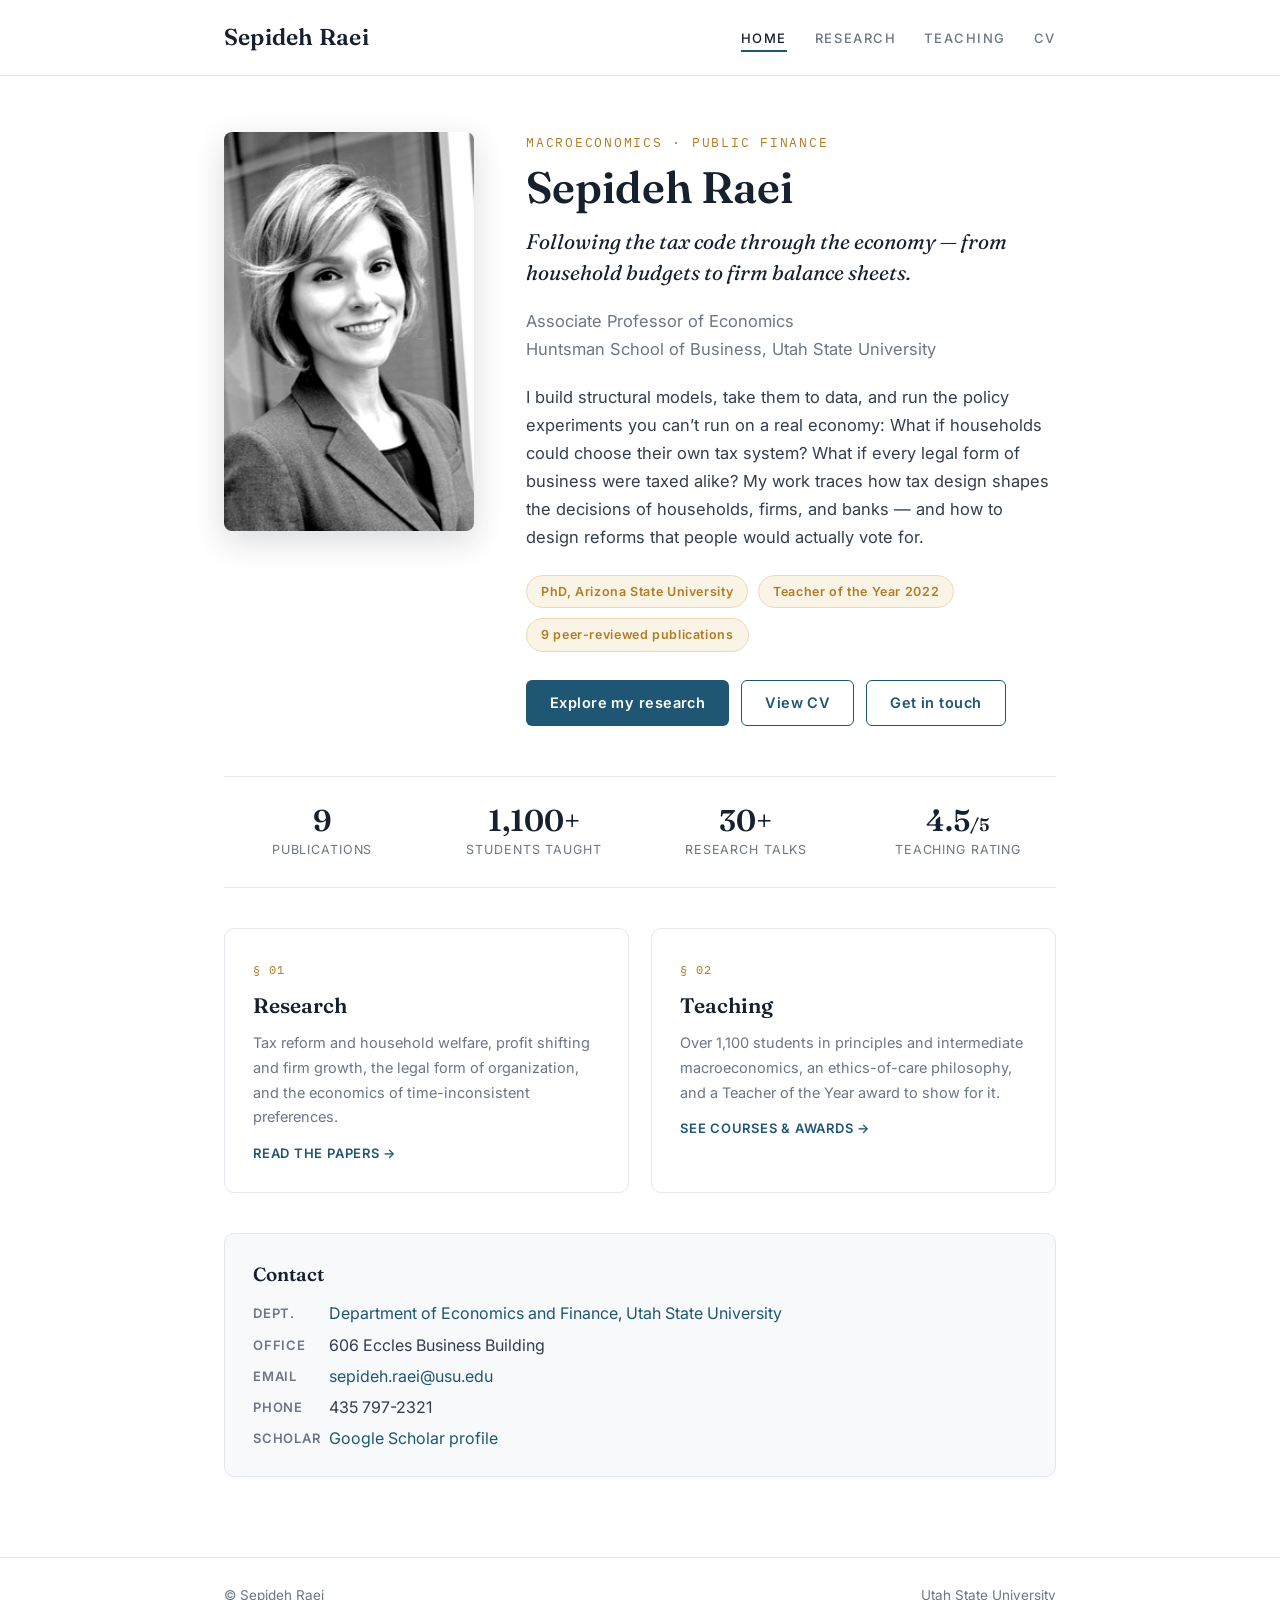
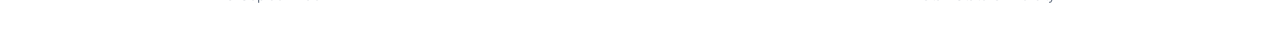
<file: index.html>
<!DOCTYPE html>
<html lang="en">
<head>
	<meta charset="utf-8" />
	<meta name="viewport" content="width=device-width, initial-scale=1.0" />
	<title>Sepideh Raei — Associate Professor of Economics</title>
	<meta name="description" content="Sepideh Raei — Associate Professor of Economics at the Huntsman School of Business, Utah State University. Research in Macroeconomics and Public Finance." />
	<meta property="og:site_name" content="Sepideh Raei" />
	<meta property="og:title" content="Sepideh Raei" />
	<meta property="og:image" content="images/profile.png" />
	<link href="https://fonts.googleapis.com/css2?family=Inter:wght@400;500;600&family=Fraunces:ital,opsz,wght@0,9..144,400;0,9..144,600;1,9..144,400&family=IBM+Plex+Mono:wght@400;500&display=swap" rel="stylesheet" />
	<link rel="canonical" href="https://sepidehraei.com/" />
	<link rel="stylesheet" href="css/style.css" />
</head>
<body>

	<div id="header-wrap">
		<div id="header" class="container">
			<div id="logo"><a href="index.html">Sepideh Raei</a></div>
			<input type="checkbox" id="nav-toggle" />
			<label class="hamburger" for="nav-toggle">&#9776;</label>
			<nav class="site-nav">
				<ul>
					<li class="active"><a href="index.html">Home</a></li>
					<li><a href="research.html">Research</a></li>
					<li><a href="teaching.html">Teaching</a></li>
					<li><a href="cv.html">CV</a></li>
				</ul>
			</nav>
		</div>
	</div>

	<main>
		<div class="container">
			<div class="hero">
				<div class="photo">
					<img src="images/profile.png" alt="Portrait of Sepideh Raei" />
				</div>
				<div class="intro">
					<p class="eyebrow">Macroeconomics &middot; Public Finance</p>
					<h1>Sepideh Raei</h1>
					<p class="tagline">Following the tax code through the economy &mdash; from household budgets to firm balance sheets.</p>
					<p class="role">Associate Professor of Economics<br />
					Huntsman School of Business, Utah State University</p>

					<p class="lead">I build structural models, take them to data, and run the policy experiments you can&rsquo;t run on a real economy: What if households could choose their own tax system? What if every legal form of business were taxed alike? My work traces how tax design shapes the decisions of households, firms, and banks &mdash; and how to design reforms that people would actually vote for.</p>

					<div class="badges">
						<span>PhD, Arizona State University</span>
						<span>Teacher of the Year 2022</span>
						<span>9 peer-reviewed publications</span>
					</div>

					<div class="cta-row">
						<a class="button" href="research.html">Explore my research</a>
						<a class="button ghost" href="cv.html">View CV</a>
						<a class="button ghost" href="mailto:sepideh.raei@usu.edu">Get in touch</a>
					</div>
				</div>
			</div>

			<div class="stats">
				<a class="stat" href="https://scholar.google.com/citations?user=NYClwe8AAAAJ&amp;hl=en" target="_blank" rel="noopener"><div class="n">9</div><div class="l">Publications</div></a>
				<div class="stat"><div class="n">1,100+</div><div class="l">Students taught</div></div>
				<a class="stat" href="cv.html#presentations"><div class="n">30+</div><div class="l">Research talks</div></a>
				<div class="stat"><div class="n">4.5<span style="font-size:60%">/5</span></div><div class="l">Teaching rating</div></div>
			</div>

			<div class="teasers">
				<a class="teaser" href="research.html">
					<span class="no">&sect; 01</span>
					<h3>Research</h3>
					<p>Tax reform and household welfare, profit shifting and firm growth, the legal form of organization, and the economics of time-inconsistent preferences.</p>
					<span class="go">Read the papers &rarr;</span>
				</a>
				<a class="teaser" href="teaching.html">
					<span class="no">&sect; 02</span>
					<h3>Teaching</h3>
					<p>Over 1,100 students in principles and intermediate macroeconomics, an ethics-of-care philosophy, and a Teacher of the Year award to show for it.</p>
					<span class="go">See courses &amp; awards &rarr;</span>
				</a>
			</div>

			<div class="contact-card">
				<h2>Contact</h2>
				<dl>
					<dt>Dept.</dt>
					<dd><a href="https://huntsman.usu.edu/economicsandfinance/" target="_blank" rel="noopener">Department of Economics and Finance</a>, <a href="https://www.usu.edu" target="_blank" rel="noopener">Utah State University</a></dd>
					<dt>Office</dt>
					<dd>606 Eccles Business Building</dd>
					<dt>Email</dt>
					<dd><a href="mailto:sepideh.raei@usu.edu">sepideh.raei@usu.edu</a></dd>
					<dt>Phone</dt>
					<dd>435 797-2321</dd>
					<dt>Scholar</dt>
					<dd><a href="https://scholar.google.com/citations?user=NYClwe8AAAAJ&amp;hl=en" target="_blank" rel="noopener">Google Scholar profile</a></dd>
				</dl>
			</div>
		</div>
	</main>

	<div id="footer-wrap">
		<div class="container">
			<span>&copy; Sepideh Raei</span>
			<span>Utah State University</span>
		</div>
	</div>

</body>
</html>
</file>
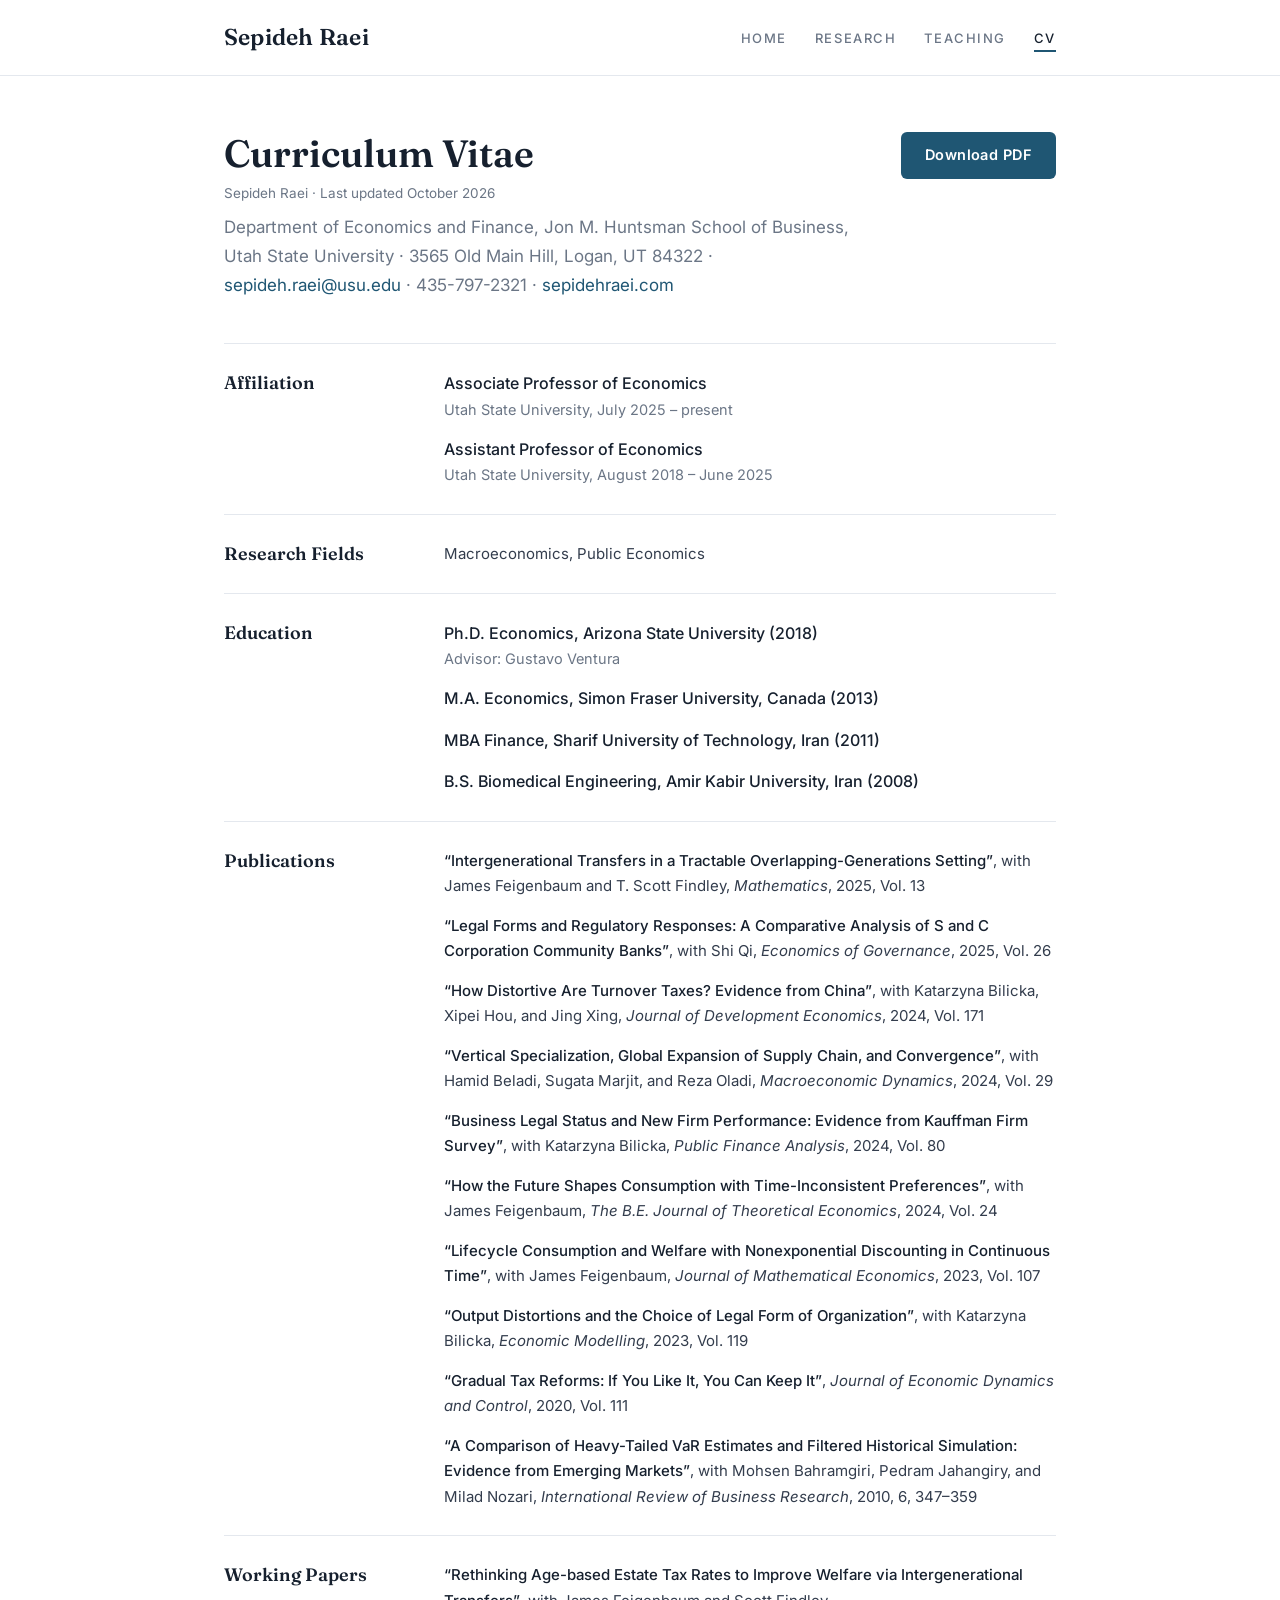
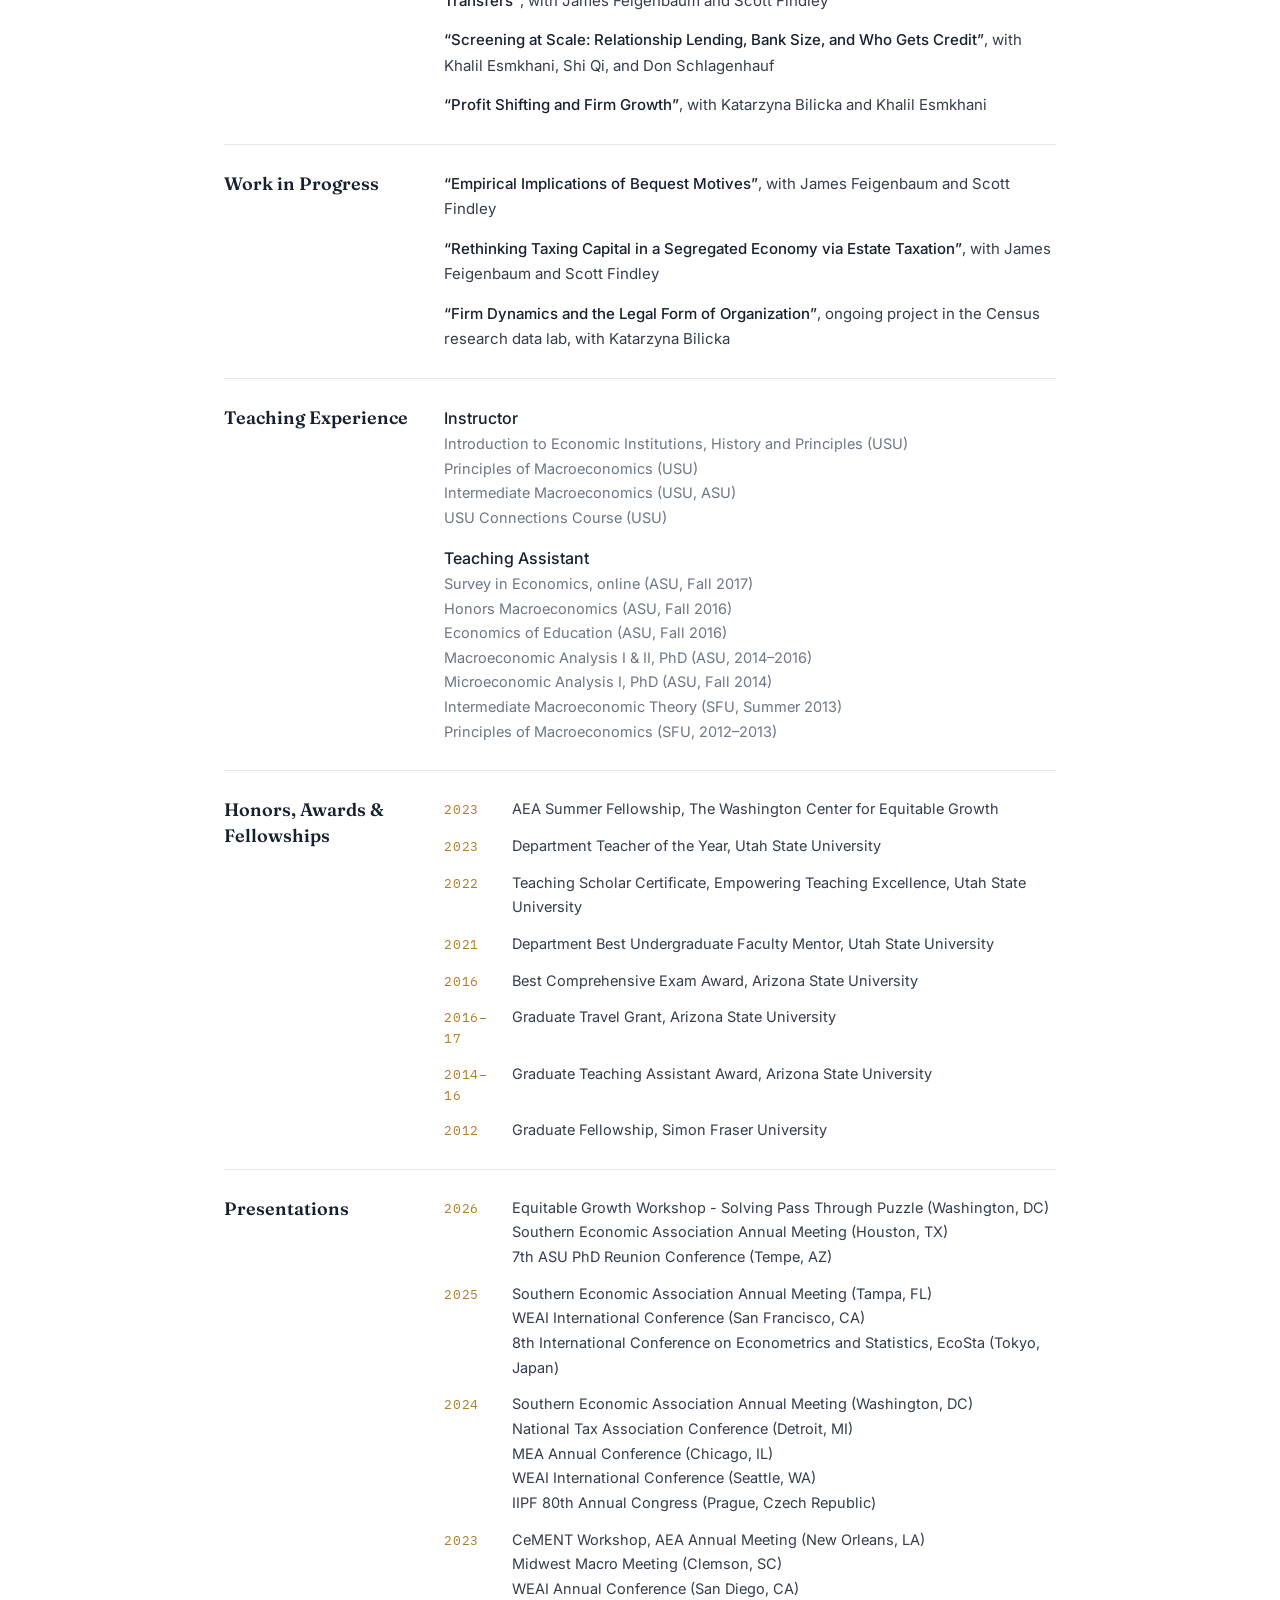
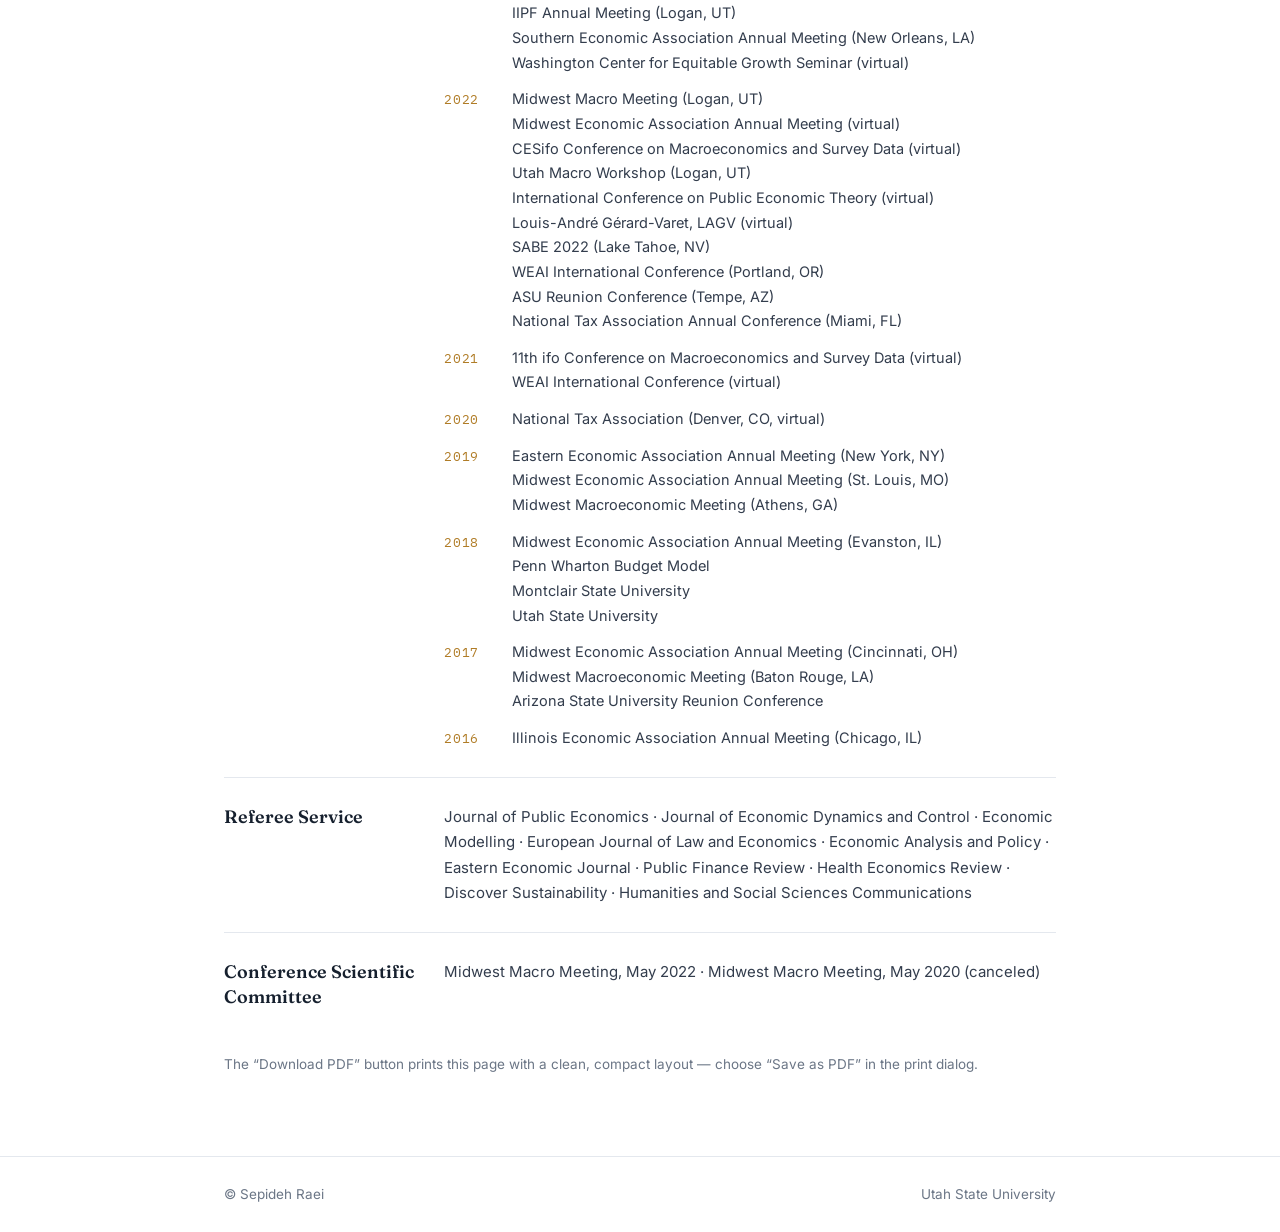
<file: cv.html>
<!DOCTYPE html>
<html lang="en">
<head>
	<meta charset="utf-8" />
	<meta name="viewport" content="width=device-width, initial-scale=1.0" />
	<title>CV — Sepideh Raei</title>
	<meta name="description" content="Curriculum vitae of Sepideh Raei — Associate Professor of Economics, Utah State University." />
	<link href="https://fonts.googleapis.com/css2?family=Inter:wght@400;500;600&family=Fraunces:ital,opsz,wght@0,9..144,400;0,9..144,600;1,9..144,400&family=IBM+Plex+Mono:wght@400;500&display=swap" rel="stylesheet" />
	<link rel="canonical" href="https://sepidehraei.com/cv.html" />
	<link rel="stylesheet" href="css/style.css" />
</head>
<body>

	<div id="header-wrap">
		<div id="header" class="container">
			<div id="logo"><a href="index.html">Sepideh Raei</a></div>
			<input type="checkbox" id="nav-toggle" />
			<label class="hamburger" for="nav-toggle">&#9776;</label>
			<nav class="site-nav">
				<ul>
					<li><a href="index.html">Home</a></li>
					<li><a href="research.html">Research</a></li>
					<li><a href="teaching.html">Teaching</a></li>
					<li class="active"><a href="cv.html">CV</a></li>
				</ul>
			</nav>
		</div>
	</div>

	<main>
		<div class="container">
			<div class="cv-head">
				<div>
					<h1 class="page-title">Curriculum Vitae</h1>
					<p class="updated">Sepideh Raei &middot; Last updated October 2026</p>
				</div>
				<div class="cta-row">
					<a class="button" href="#" onclick="window.print(); return false;">Download PDF</a>
				</div>
			</div>
			<p class="page-subtitle">Department of Economics and Finance, Jon M. Huntsman School of Business, Utah State University &middot; 3565 Old Main Hill, Logan, UT 84322 &middot; <a href="mailto:sepideh.raei@usu.edu">sepideh.raei@usu.edu</a> &middot; 435-797-2321 &middot; <a href="https://sepidehraei.com">sepidehraei.com</a></p>

			<div class="cv-section">
				<h2>Affiliation</h2>
				<div>
					<div class="cv-item">
						<div class="what">Associate Professor of Economics</div>
						<div class="where">Utah State University, July 2025 &ndash; present</div>
					</div>
					<div class="cv-item">
						<div class="what">Assistant Professor of Economics</div>
						<div class="where">Utah State University, August 2018 &ndash; June 2025</div>
					</div>
				</div>
			</div>

			<div class="cv-section">
				<h2>Research Fields</h2>
				<div>
					<p class="cv-plain">Macroeconomics, Public Economics</p>
				</div>
			</div>

			<div class="cv-section">
				<h2>Education</h2>
				<div>
					<div class="cv-item">
						<div class="what">Ph.D. Economics, Arizona State University (2018)</div>
						<div class="where">Advisor: Gustavo Ventura</div>
					</div>
					<div class="cv-item">
						<div class="what">M.A. Economics, Simon Fraser University, Canada (2013)</div>
					</div>
					<div class="cv-item">
						<div class="what">MBA Finance, Sharif University of Technology, Iran (2011)</div>
					</div>
					<div class="cv-item">
						<div class="what">B.S. Biomedical Engineering, Amir Kabir University, Iran (2008)</div>
					</div>
				</div>
			</div>

			<div class="cv-section allow-break">
				<h2>Publications</h2>
				<div>
					<div class="cv-pub"><span class="t">&ldquo;Intergenerational Transfers in a Tractable Overlapping-Generations Setting&rdquo;</span>, with James Feigenbaum and T. Scott Findley, <span class="j">Mathematics</span>, 2025, Vol. 13</div>
					<div class="cv-pub"><span class="t">&ldquo;Legal Forms and Regulatory Responses: A Comparative Analysis of S and C Corporation Community Banks&rdquo;</span>, with Shi Qi, <span class="j">Economics of Governance</span>, 2025, Vol. 26</div>
					<div class="cv-pub"><span class="t">&ldquo;How Distortive Are Turnover Taxes? Evidence from China&rdquo;</span>, with Katarzyna Bilicka, Xipei Hou, and Jing Xing, <span class="j">Journal of Development Economics</span>, 2024, Vol. 171</div>
					<div class="cv-pub"><span class="t">&ldquo;Vertical Specialization, Global Expansion of Supply Chain, and Convergence&rdquo;</span>, with Hamid Beladi, Sugata Marjit, and Reza Oladi, <span class="j">Macroeconomic Dynamics</span>, 2024, Vol. 29</div>
					<div class="cv-pub"><span class="t">&ldquo;Business Legal Status and New Firm Performance: Evidence from Kauffman Firm Survey&rdquo;</span>, with Katarzyna Bilicka, <span class="j">Public Finance Analysis</span>, 2024, Vol. 80</div>
					<div class="cv-pub"><span class="t">&ldquo;How the Future Shapes Consumption with Time-Inconsistent Preferences&rdquo;</span>, with James Feigenbaum, <span class="j">The B.E. Journal of Theoretical Economics</span>, 2024, Vol. 24</div>
					<div class="cv-pub"><span class="t">&ldquo;Lifecycle Consumption and Welfare with Nonexponential Discounting in Continuous Time&rdquo;</span>, with James Feigenbaum, <span class="j">Journal of Mathematical Economics</span>, 2023, Vol. 107</div>
					<div class="cv-pub"><span class="t">&ldquo;Output Distortions and the Choice of Legal Form of Organization&rdquo;</span>, with Katarzyna Bilicka, <span class="j">Economic Modelling</span>, 2023, Vol. 119</div>
					<div class="cv-pub"><span class="t">&ldquo;Gradual Tax Reforms: If You Like It, You Can Keep It&rdquo;</span>, <span class="j">Journal of Economic Dynamics and Control</span>, 2020, Vol. 111</div>
					<div class="cv-pub"><span class="t">&ldquo;A Comparison of Heavy-Tailed VaR Estimates and Filtered Historical Simulation: Evidence from Emerging Markets&rdquo;</span>, with Mohsen Bahramgiri, Pedram Jahangiry, and Milad Nozari, <span class="j">International Review of Business Research</span>, 2010, 6, 347&ndash;359</div>
				</div>
			</div>

			<div class="cv-section">
				<h2>Working Papers</h2>
				<div>
					<div class="cv-pub"><span class="t">&ldquo;Rethinking Age-based Estate Tax Rates to Improve Welfare via Intergenerational Transfers&rdquo;</span>, with James Feigenbaum and Scott Findley</div>
					<div class="cv-pub"><span class="t">&ldquo;Screening at Scale: Relationship Lending, Bank Size, and Who Gets Credit&rdquo;</span>, with Khalil Esmkhani, Shi Qi, and Don Schlagenhauf</div>
					<div class="cv-pub"><span class="t">&ldquo;Profit Shifting and Firm Growth&rdquo;</span>, with Katarzyna Bilicka and Khalil Esmkhani</div>
				</div>
			</div>

			<div class="cv-section">
				<h2>Work in Progress</h2>
				<div>
					<div class="cv-pub"><span class="t">&ldquo;Empirical Implications of Bequest Motives&rdquo;</span>, with James Feigenbaum and Scott Findley</div>
					<div class="cv-pub"><span class="t">&ldquo;Rethinking Taxing Capital in a Segregated Economy via Estate Taxation&rdquo;</span>, with James Feigenbaum and Scott Findley</div>
					<div class="cv-pub"><span class="t">&ldquo;Firm Dynamics and the Legal Form of Organization&rdquo;</span>, ongoing project in the Census research data lab, with Katarzyna Bilicka</div>
				</div>
			</div>

			<div class="cv-section">
				<h2>Teaching Experience</h2>
				<div>
					<div class="cv-item">
						<div class="what">Instructor</div>
						<div class="where">Introduction to Economic Institutions, History and Principles (USU)</div>
						<div class="where">Principles of Macroeconomics (USU)</div>
						<div class="where">Intermediate Macroeconomics (USU, ASU)</div>
						<div class="where">USU Connections Course (USU)</div>
					</div>
					<div class="cv-item">
						<div class="what">Teaching Assistant</div>
						<div class="where">Survey in Economics, online (ASU, Fall 2017)</div>
						<div class="where">Honors Macroeconomics (ASU, Fall 2016)</div>
						<div class="where">Economics of Education (ASU, Fall 2016)</div>
						<div class="where">Macroeconomic Analysis I &amp; II, PhD (ASU, 2014&ndash;2016)</div>
						<div class="where">Microeconomic Analysis I, PhD (ASU, Fall 2014)</div>
						<div class="where">Intermediate Macroeconomic Theory (SFU, Summer 2013)</div>
						<div class="where">Principles of Macroeconomics (SFU, 2012&ndash;2013)</div>
					</div>
				</div>
			</div>

			<div class="cv-section">
				<h2>Honors, Awards &amp; Fellowships</h2>
				<div>
					<div class="cv-year-row"><span class="y">2023</span><span>AEA Summer Fellowship, The Washington Center for Equitable Growth</span></div>
					<div class="cv-year-row"><span class="y">2023</span><span>Department Teacher of the Year, Utah State University</span></div>
					<div class="cv-year-row"><span class="y">2022</span><span>Teaching Scholar Certificate, Empowering Teaching Excellence, Utah State University</span></div>
					<div class="cv-year-row"><span class="y">2021</span><span>Department Best Undergraduate Faculty Mentor, Utah State University</span></div>
					<div class="cv-year-row"><span class="y">2016</span><span>Best Comprehensive Exam Award, Arizona State University</span></div>
					<div class="cv-year-row"><span class="y">2016&ndash;17</span><span>Graduate Travel Grant, Arizona State University</span></div>
					<div class="cv-year-row"><span class="y">2014&ndash;16</span><span>Graduate Teaching Assistant Award, Arizona State University</span></div>
					<div class="cv-year-row"><span class="y">2012</span><span>Graduate Fellowship, Simon Fraser University</span></div>
				</div>
			</div>

			<div class="cv-section allow-break" id="presentations">
				<h2>Presentations</h2>
				<div>
					<div class="cv-year-row"><span class="y">2026</span><span>Equitable Growth Workshop - Solving Pass Through Puzzle (Washington, DC)<br />Southern Economic Association Annual Meeting (Houston, TX)<br />7th ASU PhD Reunion Conference (Tempe, AZ)</span></div>
					<div class="cv-year-row"><span class="y">2025</span><span>Southern Economic Association Annual Meeting (Tampa, FL)<br />WEAI International Conference (San Francisco, CA)<br />8th International Conference on Econometrics and Statistics, EcoSta (Tokyo, Japan)</span></div>
					<div class="cv-year-row"><span class="y">2024</span><span>Southern Economic Association Annual Meeting (Washington, DC)<br />National Tax Association Conference (Detroit, MI)<br />MEA Annual Conference (Chicago, IL)<br />WEAI International Conference (Seattle, WA)<br />IIPF 80th Annual Congress (Prague, Czech Republic)</span></div>
					<div class="cv-year-row"><span class="y">2023</span><span>CeMENT Workshop, AEA Annual Meeting (New Orleans, LA)<br />Midwest Macro Meeting (Clemson, SC)<br />WEAI Annual Conference (San Diego, CA)<br />IIPF Annual Meeting (Logan, UT)<br />Southern Economic Association Annual Meeting (New Orleans, LA)<br />Washington Center for Equitable Growth Seminar (virtual)</span></div>
					<div class="cv-year-row"><span class="y">2022</span><span>Midwest Macro Meeting (Logan, UT)<br />Midwest Economic Association Annual Meeting (virtual)<br />CESifo Conference on Macroeconomics and Survey Data (virtual)<br />Utah Macro Workshop (Logan, UT)<br />International Conference on Public Economic Theory (virtual)<br />Louis-Andr&eacute; G&eacute;rard-Varet, LAGV (virtual)<br />SABE 2022 (Lake Tahoe, NV)<br />WEAI International Conference (Portland, OR)<br />ASU Reunion Conference (Tempe, AZ)<br />National Tax Association Annual Conference (Miami, FL)</span></div>
					<div class="cv-year-row"><span class="y">2021</span><span>11th ifo Conference on Macroeconomics and Survey Data (virtual)<br />WEAI International Conference (virtual)</span></div>
					<div class="cv-year-row"><span class="y">2020</span><span>National Tax Association (Denver, CO, virtual)</span></div>
					<div class="cv-year-row"><span class="y">2019</span><span>Eastern Economic Association Annual Meeting (New York, NY)<br />Midwest Economic Association Annual Meeting (St. Louis, MO)<br />Midwest Macroeconomic Meeting (Athens, GA)</span></div>
					<div class="cv-year-row"><span class="y">2018</span><span>Midwest Economic Association Annual Meeting (Evanston, IL)<br />Penn Wharton Budget Model<br />Montclair State University<br />Utah State University</span></div>
					<div class="cv-year-row"><span class="y">2017</span><span>Midwest Economic Association Annual Meeting (Cincinnati, OH)<br />Midwest Macroeconomic Meeting (Baton Rouge, LA)<br />Arizona State University Reunion Conference</span></div>
					<div class="cv-year-row"><span class="y">2016</span><span>Illinois Economic Association Annual Meeting (Chicago, IL)</span></div>
				</div>
			</div>

			<div class="cv-section">
				<h2>Referee Service</h2>
				<div>
					<p class="cv-plain">Journal of Public Economics &middot; Journal of Economic Dynamics and Control &middot; Economic Modelling &middot; European Journal of Law and Economics &middot; Economic Analysis and Policy &middot; Eastern Economic Journal &middot; Public Finance Review &middot; Health Economics Review &middot; Discover Sustainability &middot; Humanities and Social Sciences Communications</p>
				</div>
			</div>

			<div class="cv-section">
				<h2>Conference Scientific Committee</h2>
				<div>
					<p class="cv-plain">Midwest Macro Meeting, May 2022 &middot; Midwest Macro Meeting, May 2020 (canceled)</p>
				</div>
			</div>

			<p class="small-note no-print">The &ldquo;Download PDF&rdquo; button prints this page with a clean, compact layout &mdash; choose &ldquo;Save as PDF&rdquo; in the print dialog.</p>

		</div>
	</main>

	<div id="footer-wrap">
		<div class="container">
			<span>&copy; Sepideh Raei</span>
			<span>Utah State University</span>
		</div>
	</div>

</body>
</html>
</file>
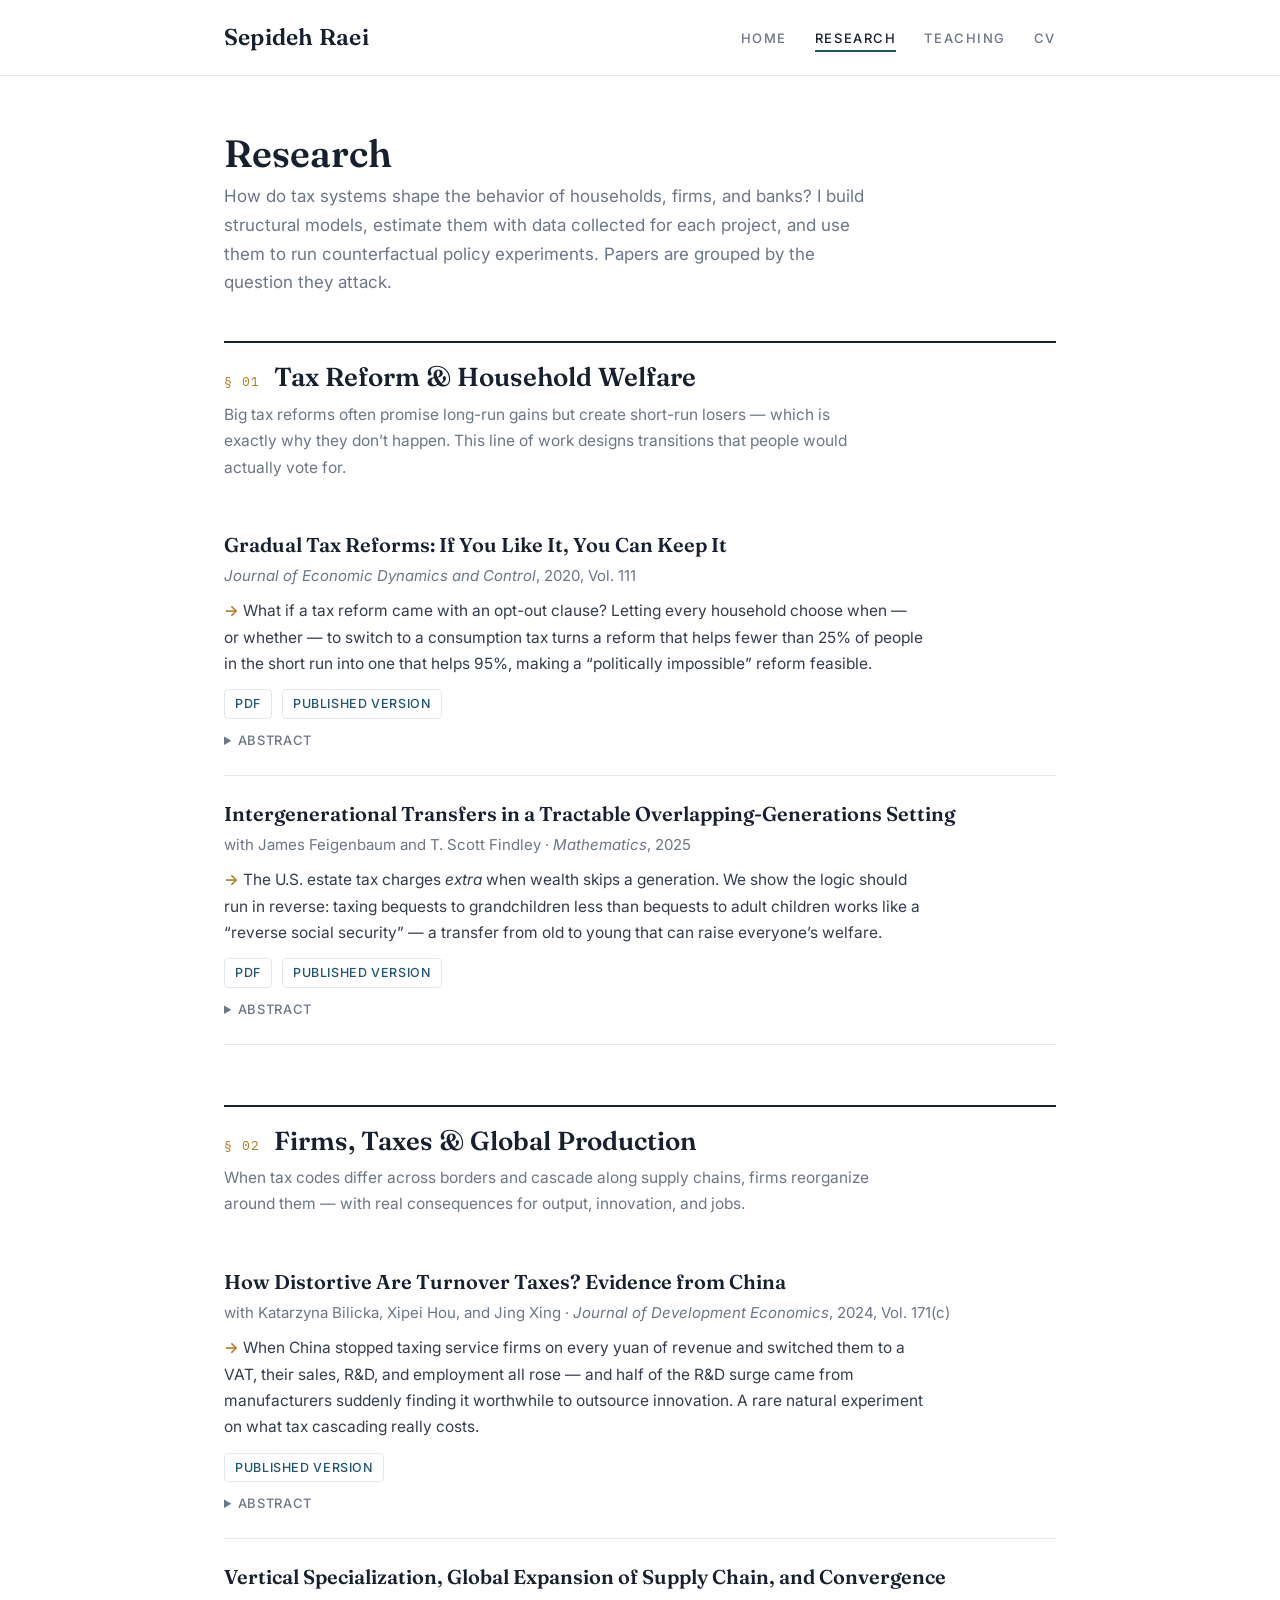
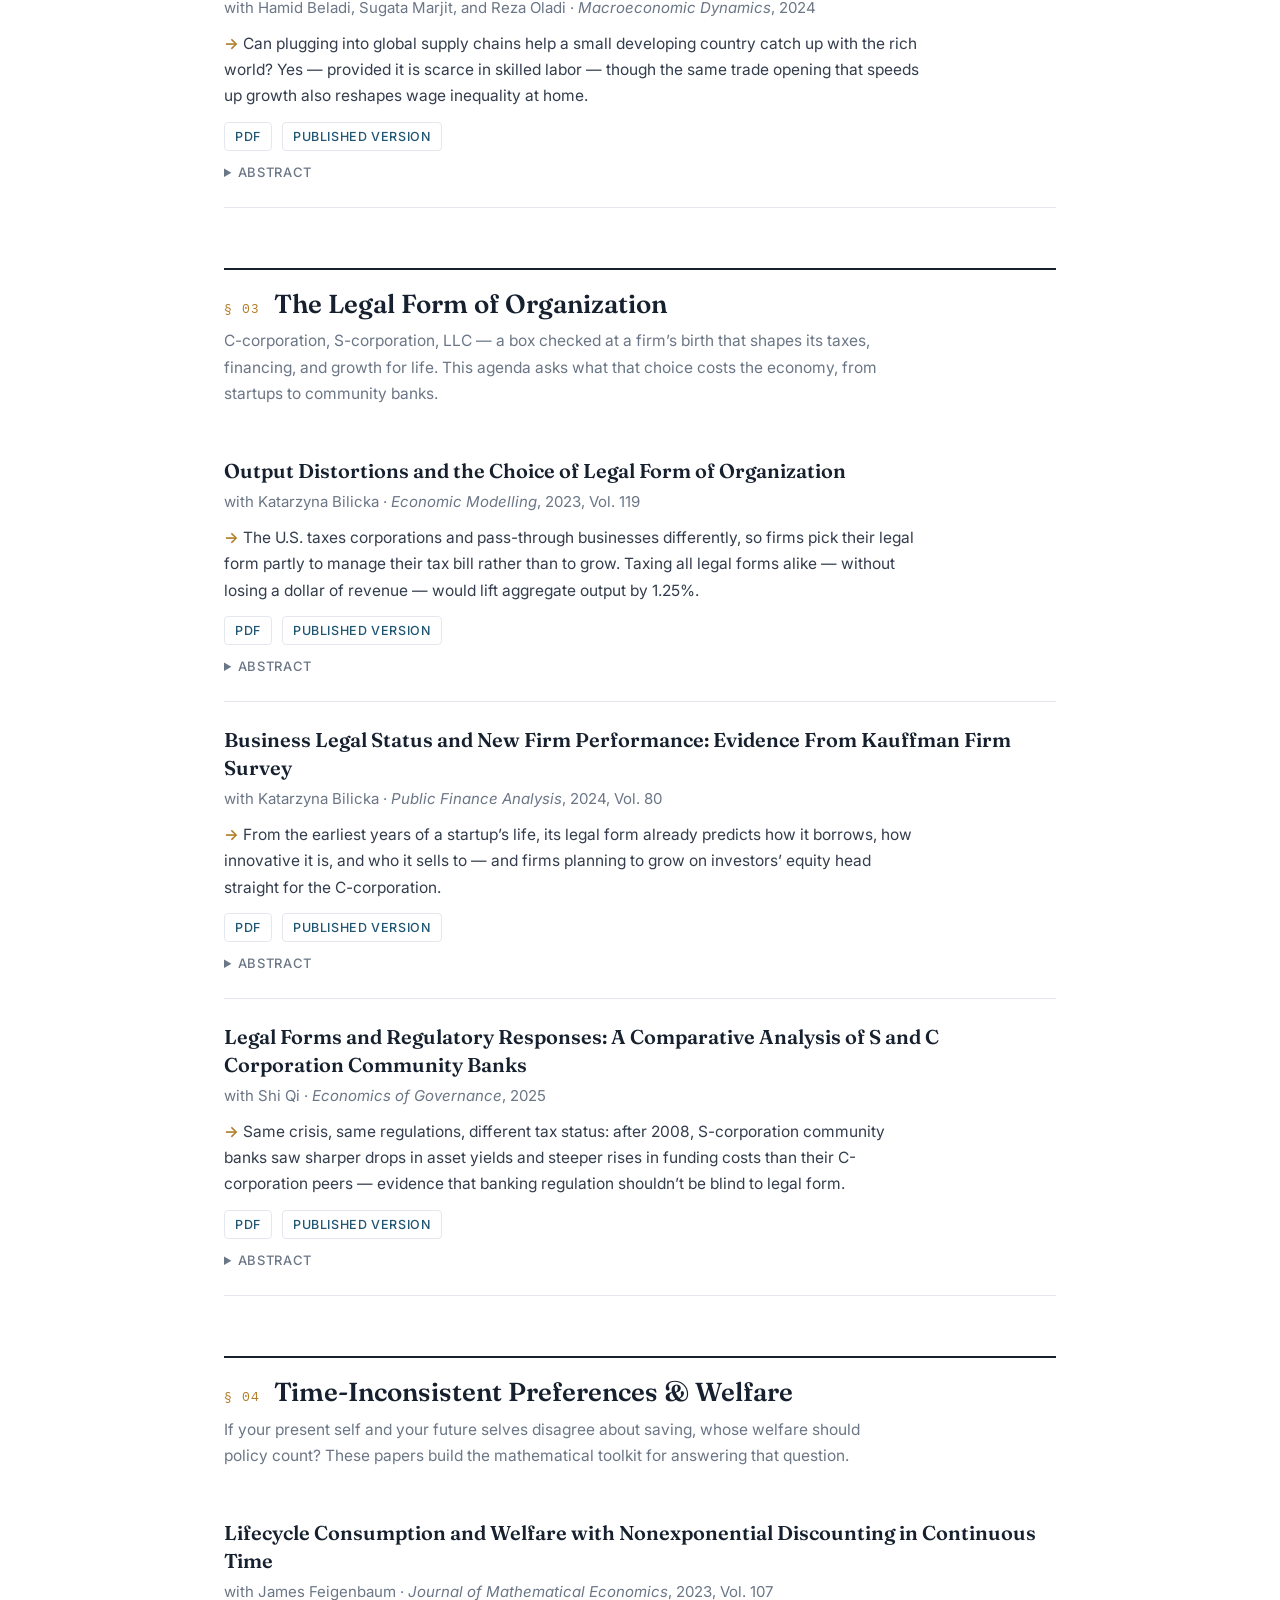
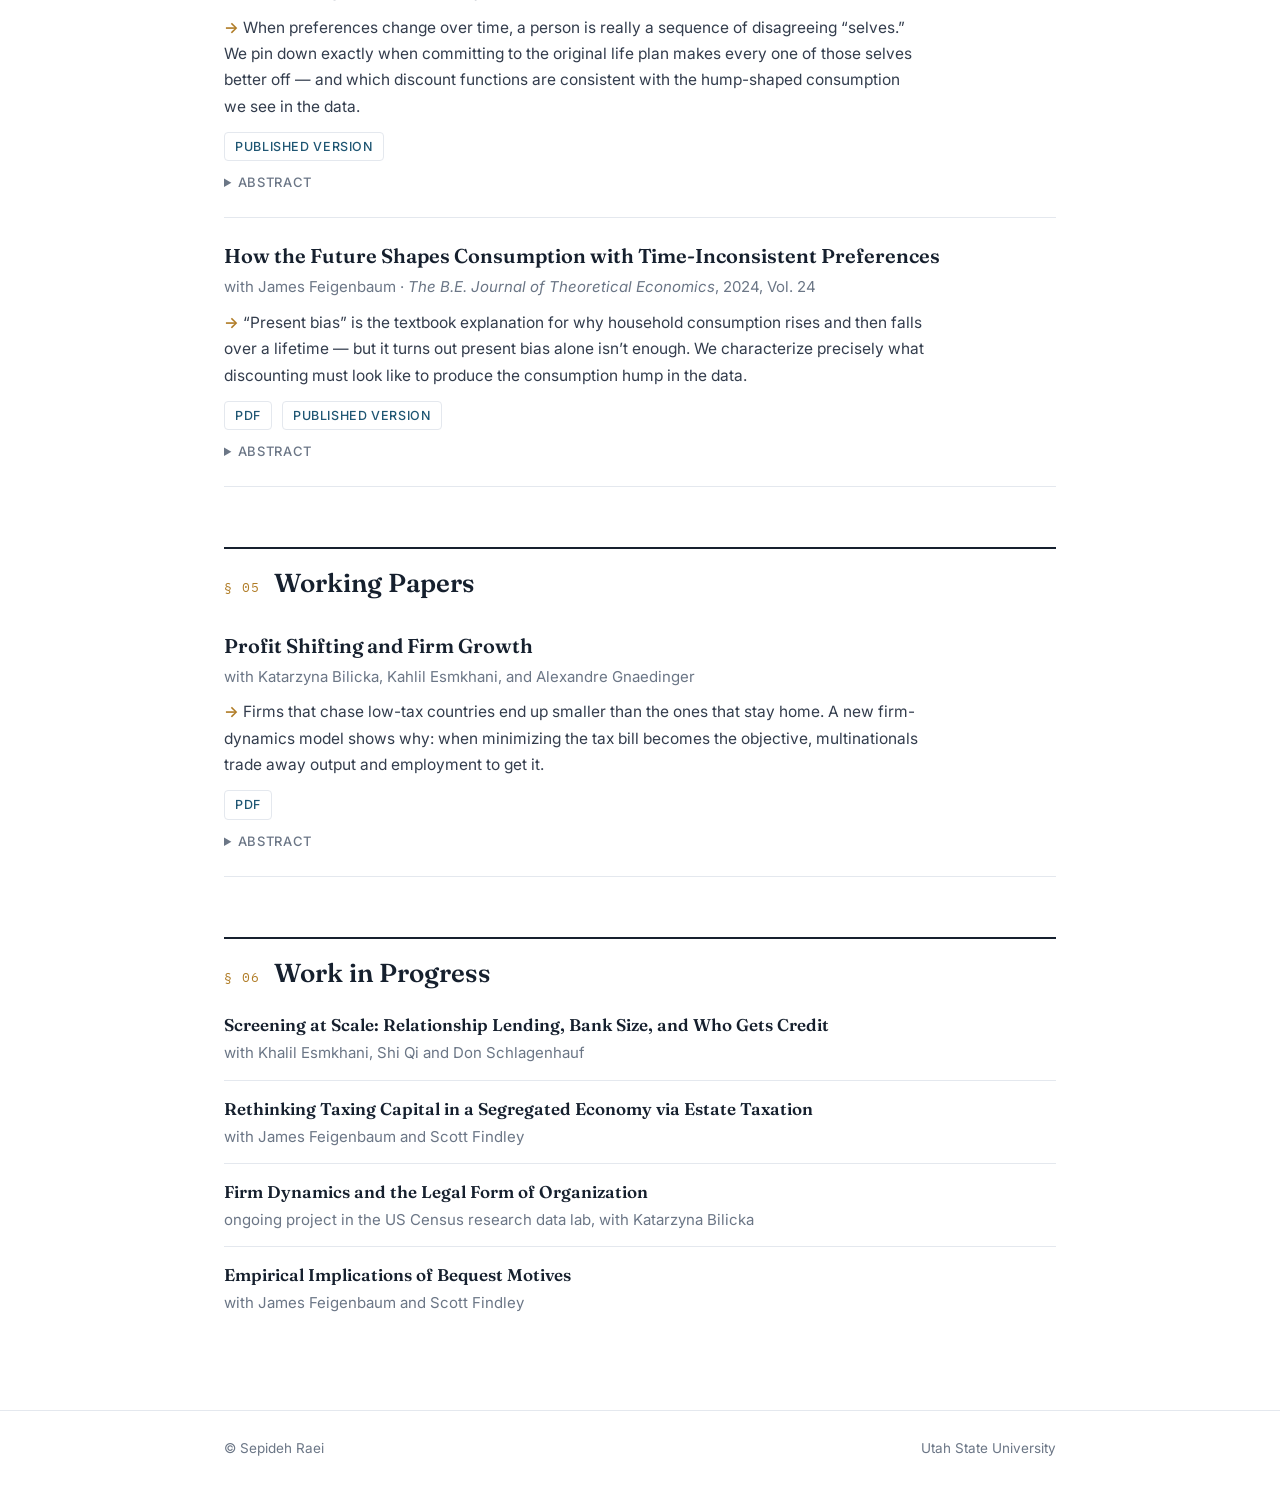
<file: research.html>
<!DOCTYPE html>
<html lang="en">
<head>
	<meta charset="utf-8" />
	<meta name="viewport" content="width=device-width, initial-scale=1.0" />
	<title>Research — Sepideh Raei</title>
	<meta name="description" content="Publications and working papers by Sepideh Raei — macroeconomics and public finance." />
	<link href="https://fonts.googleapis.com/css2?family=Inter:wght@400;500;600&family=Fraunces:ital,opsz,wght@0,9..144,400;0,9..144,600;1,9..144,400&family=IBM+Plex+Mono:wght@400;500&display=swap" rel="stylesheet" />
	<link rel="canonical" href="https://sepidehraei.com/research.html" />
	<link rel="stylesheet" href="css/style.css" />
</head>
<body>

	<div id="header-wrap">
		<div id="header" class="container">
			<div id="logo"><a href="index.html">Sepideh Raei</a></div>
			<input type="checkbox" id="nav-toggle" />
			<label class="hamburger" for="nav-toggle">&#9776;</label>
			<nav class="site-nav">
				<ul>
					<li><a href="index.html">Home</a></li>
					<li class="active"><a href="research.html">Research</a></li>
					<li><a href="teaching.html">Teaching</a></li>
					<li><a href="cv.html">CV</a></li>
				</ul>
			</nav>
		</div>
	</div>

	<main>
		<div class="container">
			<h1 class="page-title">Research</h1>
			<p class="page-subtitle">How do tax systems shape the behavior of households, firms, and banks? I build structural models, estimate them with data collected for each project, and use them to run counterfactual policy experiments. Papers are grouped by the question they attack.</p>

			<div class="section-head">
				<span class="no">&sect; 01</span>
				<h2>Tax Reform &amp; Household Welfare</h2>
			</div>
			<p class="section-lede">Big tax reforms often promise long-run gains but create short-run losers &mdash; which is exactly why they don&rsquo;t happen. This line of work designs transitions that people would actually vote for.</p>

			<article class="pub">
				<div class="title"><a href="files/gradualtaxreforms.pdf">Gradual Tax Reforms: If You Like It, You Can Keep It</a></div>
				<div class="meta"><span class="journal">Journal of Economic Dynamics and Control</span>, 2020, Vol. 111</div>
				<p class="hook">What if a tax reform came with an opt-out clause? Letting every household choose when &mdash; or whether &mdash; to switch to a consumption tax turns a reform that helps fewer than 25% of people in the short run into one that helps 95%, making a &ldquo;politically impossible&rdquo; reform feasible.</p>
				<div class="links">
					<a href="files/gradualtaxreforms.pdf">PDF</a>
					<a href="https://doi.org/10.1016/j.jedc.2019.103793" target="_blank" rel="noopener">Published version</a>
				</div>
				<details>
					<summary>Abstract</summary>
					<p>A key challenge faced by tax reforms is their short-run welfare consequences. In this paper, I focus on a consumption-based tax reform that, despite the long-run welfare gains it generates, causes the welfare for some groups such as retirees or the working poor to fall during transition between steady states. Using a life-cycle model with heterogeneous households, I show how to devise a transition path from the current U.S. federal tax system to a consumption-based tax system that improves the welfare of current as well as future generations. In a nutshell, all households alive at the time of the policy change can choose when they want to switch to the new tax system, or whether they want to switch at all. I find that implementing a tax reform with this feature improves the welfare of 95% of the population in the short run, compared to less than 25% of population in the simple case with no choice. It takes about 20 years for half of the population to pay their taxes under the new tax code.</p>
				</details>
			</article>

			<article class="pub">
				<div class="title"><a href="files/estate_tax__2_.pdf">Intergenerational Transfers in a Tractable Overlapping-Generations Setting</a></div>
				<div class="meta">with James Feigenbaum and T. Scott Findley &middot; <span class="journal">Mathematics</span>, 2025</div>
				<p class="hook">The U.S. estate tax charges <em>extra</em> when wealth skips a generation. We show the logic should run in reverse: taxing bequests to grandchildren less than bequests to adult children works like a &ldquo;reverse social security&rdquo; &mdash; a transfer from old to young that can raise everyone&rsquo;s welfare.</p>
				<div class="links">
					<a href="files/estate_tax__2_.pdf">PDF</a>
					<a href="https://www.mdpi.com/2227-7390/13/23/3769" target="_blank" rel="noopener">Published version</a>
				</div>
				<details>
					<summary>Abstract</summary>
					<p>Motivated by the Generation-Skipping Transfer Tax (GSTT) in the United States, we examine how varying estate-tax rates by the heir&rsquo;s age affects welfare. Methodologically, we introduce a parsimonious constant-elasticity-of-substitution (CES) bequest utility that is markedly more tractable than the altruistic specifications commonly used in the literature, delivering closed-form optimal rules and transparent parameterization. Using this new framework, we provide a proof of concept showing how transfers from older to younger generations can enhance equilibrium welfare in a dynamically efficient economy &agrave; la Samuelson (1975). We embed the tractable bequest utility in a two-period overlapping-generations model with age-dependent estate-tax schedules. Numerical exercises&mdash;parameterized to the fact that estate-tax revenue is small relative to labor-income taxation&mdash;indicate that lowering the tax rate on bequests to younger heirs (grandchildren) relative to older heirs (adult children) raises the present value of lifetime resources and overall welfare, effectively reversing the logic of the current GSTT. The findings highlight a practical avenue for implementing a &ldquo;reverse social security&rdquo; transfer from old to young that can improve welfare in dynamically efficient economies.</p>
				</details>
			</article>

			<div class="section-head">
				<span class="no">&sect; 02</span>
				<h2>Firms, Taxes &amp; Global Production</h2>
			</div>
			<p class="section-lede">When tax codes differ across borders and cascade along supply chains, firms reorganize around them &mdash; with real consequences for output, innovation, and jobs.</p>

			<article class="pub">
				<div class="title"><a href="https://doi.org/10.1016/j.jdeveco.2024.103332" target="_blank" rel="noopener">How Distortive Are Turnover Taxes? Evidence from China</a></div>
				<div class="meta">with Katarzyna Bilicka, Xipei Hou, and Jing Xing &middot; <span class="journal">Journal of Development Economics</span>, 2024, Vol. 171(c)</div>
				<p class="hook">When China stopped taxing service firms on every yuan of revenue and switched them to a VAT, their sales, R&amp;D, and employment all rose &mdash; and half of the R&amp;D surge came from manufacturers suddenly finding it worthwhile to outsource innovation. A rare natural experiment on what tax cascading really costs.</p>
				<div class="links">
					<a href="https://www.sciencedirect.com/science/article/abs/pii/S0304387824000816" target="_blank" rel="noopener">Published version</a>
				</div>
				<details>
					<summary>Abstract</summary>
					<p>We investigate the impact of tax cascading on innovation activities of both upstream and downstream firms. As a natural experiment, we explore a reform that replaced turnover taxes with value-added taxes for service industries in China, which effectively removed tax cascading. We find a relative increase in sales, R&amp;D investment, and employment for affected service firms. Around half of the R&amp;D investment increase is driven by outsourcing from manufacturing firms. We document that smaller and less innovative manufacturing firms increase outsourcing more, while larger service firms benefit more from the tax reform. Our study provides new evidence on how taxation affects supplier networks and firms' innovation activities.</p>
				</details>
			</article>

			<article class="pub">
				<div class="title"><a href="files/md_trade.pdf">Vertical Specialization, Global Expansion of Supply Chain, and Convergence</a></div>
				<div class="meta">with Hamid Beladi, Sugata Marjit, and Reza Oladi &middot; <span class="journal">Macroeconomic Dynamics</span>, 2024</div>
				<p class="hook">Can plugging into global supply chains help a small developing country catch up with the rich world? Yes &mdash; provided it is scarce in skilled labor &mdash; though the same trade opening that speeds up growth also reshapes wage inequality at home.</p>
				<div class="links">
					<a href="files/md_trade.pdf">PDF</a>
					<a href="https://doi.org/10.1017/S136510052400021X" target="_blank" rel="noopener">Published version</a>
				</div>
				<details>
					<summary>Abstract</summary>
					<p>In this paper, we construct an elaborate general equilibrium model with a continuum of production fragments for an intermediate good, then embed it in a growth model to address the effects of global production fragmentation, vertical specialization and trade on growth and inequality for a small developing country. Among other results, we show that a small developing economy grows faster than the rest of the world as a result of global fragmentation and trade in intermediates if it is skilled-labor scarce. We also address the effects of such a trade opening on wage inequality.</p>
				</details>
			</article>

			<div class="section-head">
				<span class="no">&sect; 03</span>
				<h2>The Legal Form of Organization</h2>
			</div>
			<p class="section-lede">C-corporation, S-corporation, LLC &mdash; a box checked at a firm&rsquo;s birth that shapes its taxes, financing, and growth for life. This agenda asks what that choice costs the economy, from startups to community banks.</p>

			<article class="pub">
				<div class="title"><a href="files/output_distortion_and_the_choice_of_legal_form_of_organization_bilicka_raei.pdf">Output Distortions and the Choice of Legal Form of Organization</a></div>
				<div class="meta">with Katarzyna Bilicka &middot; <span class="journal">Economic Modelling</span>, 2023, Vol. 119</div>
				<p class="hook">The U.S. taxes corporations and pass-through businesses differently, so firms pick their legal form partly to manage their tax bill rather than to grow. Taxing all legal forms alike &mdash; without losing a dollar of revenue &mdash; would lift aggregate output by 1.25%.</p>
				<div class="links">
					<a href="files/output_distortion_and_the_choice_of_legal_form_of_organization_bilicka_raei.pdf">PDF</a>
					<a href="https://www.sciencedirect.com/science/article/pii/S0264999322003960?dgcid=author" target="_blank" rel="noopener">Published version</a>
				</div>
				<details>
					<summary>Abstract</summary>
					<p>We study the distortions to aggregate output created by the differential tax treatment of corporations and pass through entities. We develop an industry equilibrium model in which the legal form of organization is an endogenous choice for firms facing trade off between tax treatment of business income, access to external capital, and the evolution of productivity over time. We match this model to features of the US economy. We find that, relative to the benchmark economy, revenue-neutral tax reform in which legal forms receive the same tax treatments leads to 1.25% increase in the aggregate output.</p>
				</details>
			</article>

			<article class="pub">
				<div class="title"><a href="files/bilicka_raei_2023_-_firm_survey.pdf">Business Legal Status and New Firm Performance: Evidence From Kauffman Firm Survey</a></div>
				<div class="meta">with Katarzyna Bilicka &middot; <span class="journal">Public Finance Analysis</span>, 2024, Vol. 80</div>
				<p class="hook">From the earliest years of a startup&rsquo;s life, its legal form already predicts how it borrows, how innovative it is, and who it sells to &mdash; and firms planning to grow on investors&rsquo; equity head straight for the C-corporation.</p>
				<div class="links">
					<a href="files/bilicka_raei_2023_-_firm_survey.pdf">PDF</a>
					<a href="https://doi.org/10.1628/fa-2024-0001" target="_blank" rel="noopener">Published version</a>
				</div>
				<details>
					<summary>Abstract</summary>
					<p>In this paper, we explore the characteristics of newly established firms with different legal forms of organization. Using the Kauffman Firm Survey (KFS), a panel study of businesses established in 2004, we examine the relationship between firm performance and its organizational form and how this relationship changes as firms transition between legal status. We show that firms that are organized into forms that provide liability protection have more debt, higher credit scores, and are more innovative than firms without liability protection. We also observe a larger share of B2B firms with liability protection. Our analysis also indicates that expanding firms, intending to fund their growth via investors' equity, exhibit a preference for C-corporations over S-corporations or LLCs.</p>
				</details>
			</article>

			<article class="pub">
				<div class="title"><a href="files/bank_project__2_.pdf">Legal Forms and Regulatory Responses: A Comparative Analysis of S and C Corporation Community Banks</a></div>
				<div class="meta">with Shi Qi &middot; <span class="journal">Economics of Governance</span>, 2025</div>
				<p class="hook">Same crisis, same regulations, different tax status: after 2008, S-corporation community banks saw sharper drops in asset yields and steeper rises in funding costs than their C-corporation peers &mdash; evidence that banking regulation shouldn&rsquo;t be blind to legal form.</p>
				<div class="links">
					<a href="files/bank_project__2_.pdf">PDF</a>
					<a href="https://rdcu.be/eDi8l" target="_blank" rel="noopener">Published version</a>
				</div>
				<details>
					<summary>Abstract</summary>
					<p>This study investigates the differential responses of Subchapter S and C corporation banks within the U.S. community banking sector to significant policy changes following the 2007&ndash;2008 financial crisis. Using bank-level data from 2003 to 2019 and employing a difference-in-differences analysis, we explore how legal forms influence banks&rsquo; yields on earning assets and funding costs. Our findings reveal that S banks, due to their unique tax status and capital access limitations, exhibited more pronounced reductions in asset yields and increased funding costs compared to C banks.</p>
				</details>
			</article>

			<div class="section-head">
				<span class="no">&sect; 04</span>
				<h2>Time-Inconsistent Preferences &amp; Welfare</h2>
			</div>
			<p class="section-lede">If your present self and your future selves disagree about saving, whose welfare should policy count? These papers build the mathematical toolkit for answering that question.</p>

			<article class="pub">
				<div class="title"><a href="https://authors.elsevier.com/sd/article/S0304-4068(23)00062-9" target="_blank" rel="noopener">Lifecycle Consumption and Welfare with Nonexponential Discounting in Continuous Time</a></div>
				<div class="meta">with James Feigenbaum &middot; <span class="journal">Journal of Mathematical Economics</span>, 2023, Vol. 107</div>
				<p class="hook">When preferences change over time, a person is really a sequence of disagreeing &ldquo;selves.&rdquo; We pin down exactly when committing to the original life plan makes every one of those selves better off &mdash; and which discount functions are consistent with the hump-shaped consumption we see in the data.</p>
				<div class="links">
					<a href="https://doi.org/10.1016/j.jmateco.2023.102869" target="_blank" rel="noopener">Published version</a>
				</div>
				<details>
					<summary>Abstract</summary>
					<p>In a continuous-time lifecycle model with log utility and a general time-inconsistent discount function, we establish necessary and sufficient conditions under which commitment to the initial plan will increase the realized objective function for all future selves. We also establish necessary and sufficient conditions under which the log consumption profile over the lifecycle is locally concave. Empirically, the lifecycle profile of average household consumption is hump-shaped and thus concave at the peak, so this result is useful for identifying what discount functions are consistent with data. We express these conditions in terms of what we call the future weighting factor, which measures the deviation of the discount function from an (arbitrarily chosen) exponential discount function. Both the welfare and concavity conditions depend on how the marginal future weighting factor compares to a weighted average of marginal future weighting factors. If the marginal future weighting factor is sufficiently high at a given delay, i.e. if the discount function decays sufficiently more slowly than the chosen exponential at that delay, this implies that log consumption is concave at a point on the lifecycle profile and there will be a positive contribution to commitment utility relative to the realized utility for one of the selves.</p>
				</details>
			</article>

			<article class="pub">
				<div class="title"><a href="files/how_the_future_shape_consumption_feigenbaum_raei.pdf">How the Future Shapes Consumption with Time-Inconsistent Preferences</a></div>
				<div class="meta">with James Feigenbaum &middot; <span class="journal">The B.E. Journal of Theoretical Economics</span>, 2024, Vol. 24</div>
				<p class="hook">&ldquo;Present bias&rdquo; is the textbook explanation for why household consumption rises and then falls over a lifetime &mdash; but it turns out present bias alone isn&rsquo;t enough. We characterize precisely what discounting must look like to produce the consumption hump in the data.</p>
				<div class="links">
					<a href="files/how_the_future_shape_consumption_feigenbaum_raei.pdf">PDF</a>
					<a href="https://doi.org/10.1515/bejte-2022-0115" target="_blank" rel="noopener">Published version</a>
				</div>
				<details>
					<summary>Abstract</summary>
					<p>Time-inconsistent preferences, which are modeled by relative discount functions, are a common explanation for the empirical finding that lifecycle profiles of household consumption are typically hump-shaped rather than monotonic. More precisely, a time inconsistent preference which is present-biased can generate a hump-shaped consumption profile over the lifecycle. We develop a general framework for understanding "present bias" in consumption through a &ldquo;future weighting factor&rdquo; that perturbs the discount factor of utility at future periods away from exponential discounting. Using our framework we derive necessary and sufficient conditions on the future weighting factors for the consumption profile to be locally concave. We find that these conditions, which are necessary for the consumption profile to be hump-shaped, are stronger than just assuming a present bias. Furthermore, we obtain necessary and sufficient conditions under which the consumption profile determined in the first period of life Pareto dominates the realized consumption profile. Pareto dominance of this initial path must arise when the log consumption profile is strictly concave and the future weighting factor at the longest delay is not too large.</p>
				</details>
			</article>

			<div class="section-head">
				<span class="no">&sect; 05</span>
				<h2>Working Papers</h2>
			</div>

			<article class="pub">
				<div class="title"><a href="files/profit_shifting_sep2023.pdf">Profit Shifting and Firm Growth</a></div>
				<div class="meta">with Katarzyna Bilicka, Kahlil Esmkhani, and Alexandre Gnaedinger</div>
				<p class="hook">Firms that chase low-tax countries end up smaller than the ones that stay home. A new firm-dynamics model shows why: when minimizing the tax bill becomes the objective, multinationals trade away output and employment to get it.</p>
				<div class="links">
					<a href="files/profit_shifting_sep2023.pdf">PDF</a>
				</div>
				<details>
					<summary>Abstract</summary>
					<p>In this paper we analyze the consequences of profit shifting for firm growth. Using firm-level balance sheet data, we show that multi-establishment domestic firms tend to be larger than comparable multinational firms. We attribute this to the fact that some firms may prioritize tax saving and locate their new establishments in low tax countries at the expense of expanding at home. We build a novel firm dynamic model with multi-establishment firms to explain the mechanism driving this empirical observation. In our model, firms choose to expand their operations by either growing the size of each of their establishments or by opening a new establishment. They can open a new establishment either in a domestic, high-tax location or in a foreign, low-tax location. We use our model to show that tax planning incentives result in firms opting to be multinationals and having fewer and smaller establishments. This results in lower levels of output and employment. Our findings suggest that when firms put minimizing their tax bill as their objective, they may forgo a higher level of output and employment.</p>
				</details>
			</article>

			<div class="section-head">
				<span class="no">&sect; 06</span>
				<h2>Work in Progress</h2>
			</div>

			<ul class="wip-list">
				<li>
					<div class="title">Screening at Scale: Relationship Lending, Bank Size, and Who Gets Credit</div>
					<div class="coauthors">with Khalil Esmkhani, Shi Qi and Don Schlagenhauf</div>
				</li>
				<li>
					<div class="title">Rethinking Taxing Capital in a Segregated Economy via Estate Taxation</div>
					<div class="coauthors">with James Feigenbaum and Scott Findley</div>
				</li>
				<li>
					<div class="title">Firm Dynamics and the Legal Form of Organization</div>
					<div class="coauthors">ongoing project in the US Census research data lab, with Katarzyna Bilicka</div>
				</li>
				<li>
					<div class="title">Empirical Implications of Bequest Motives</div>
					<div class="coauthors">with James Feigenbaum and Scott Findley</div>
				</li>
			</ul>

		</div>
	</main>

	<div id="footer-wrap">
		<div class="container">
			<span>&copy; Sepideh Raei</span>
			<span>Utah State University</span>
		</div>
	</div>

</body>
</html>
</file>
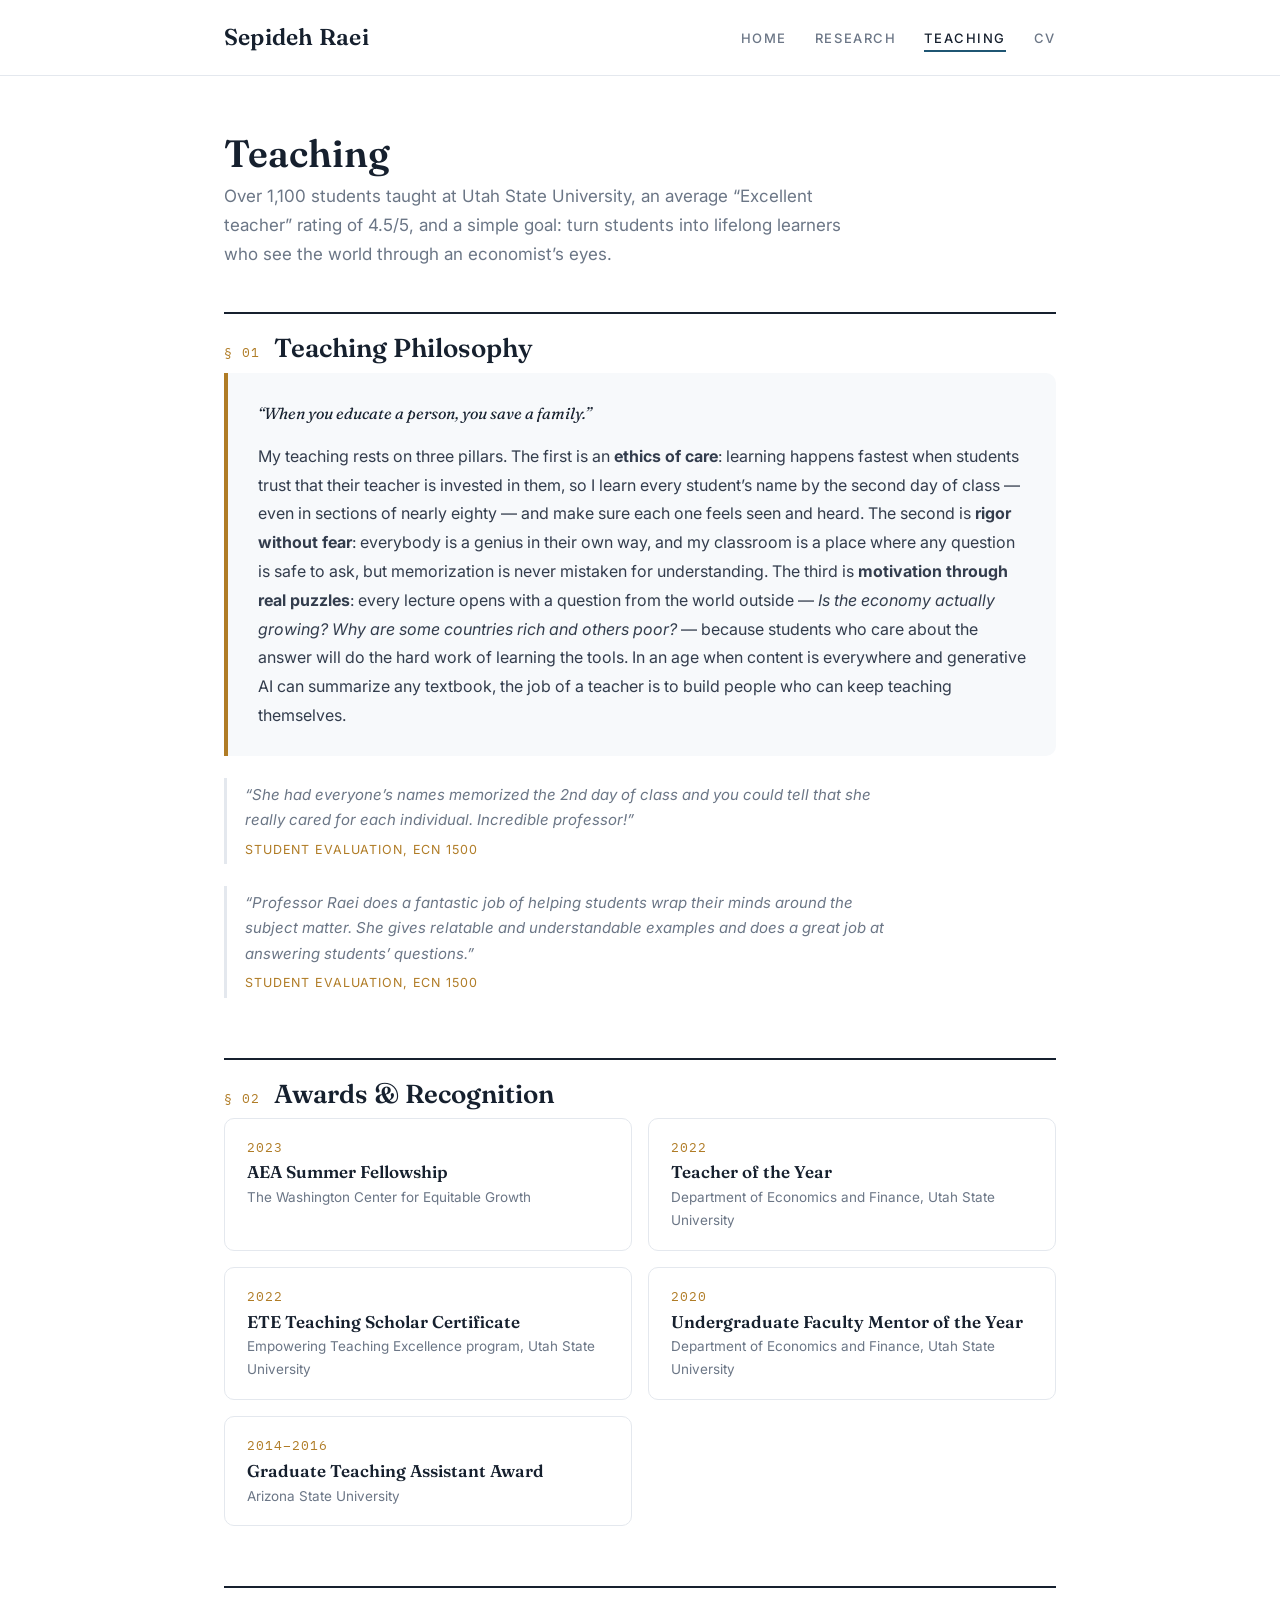
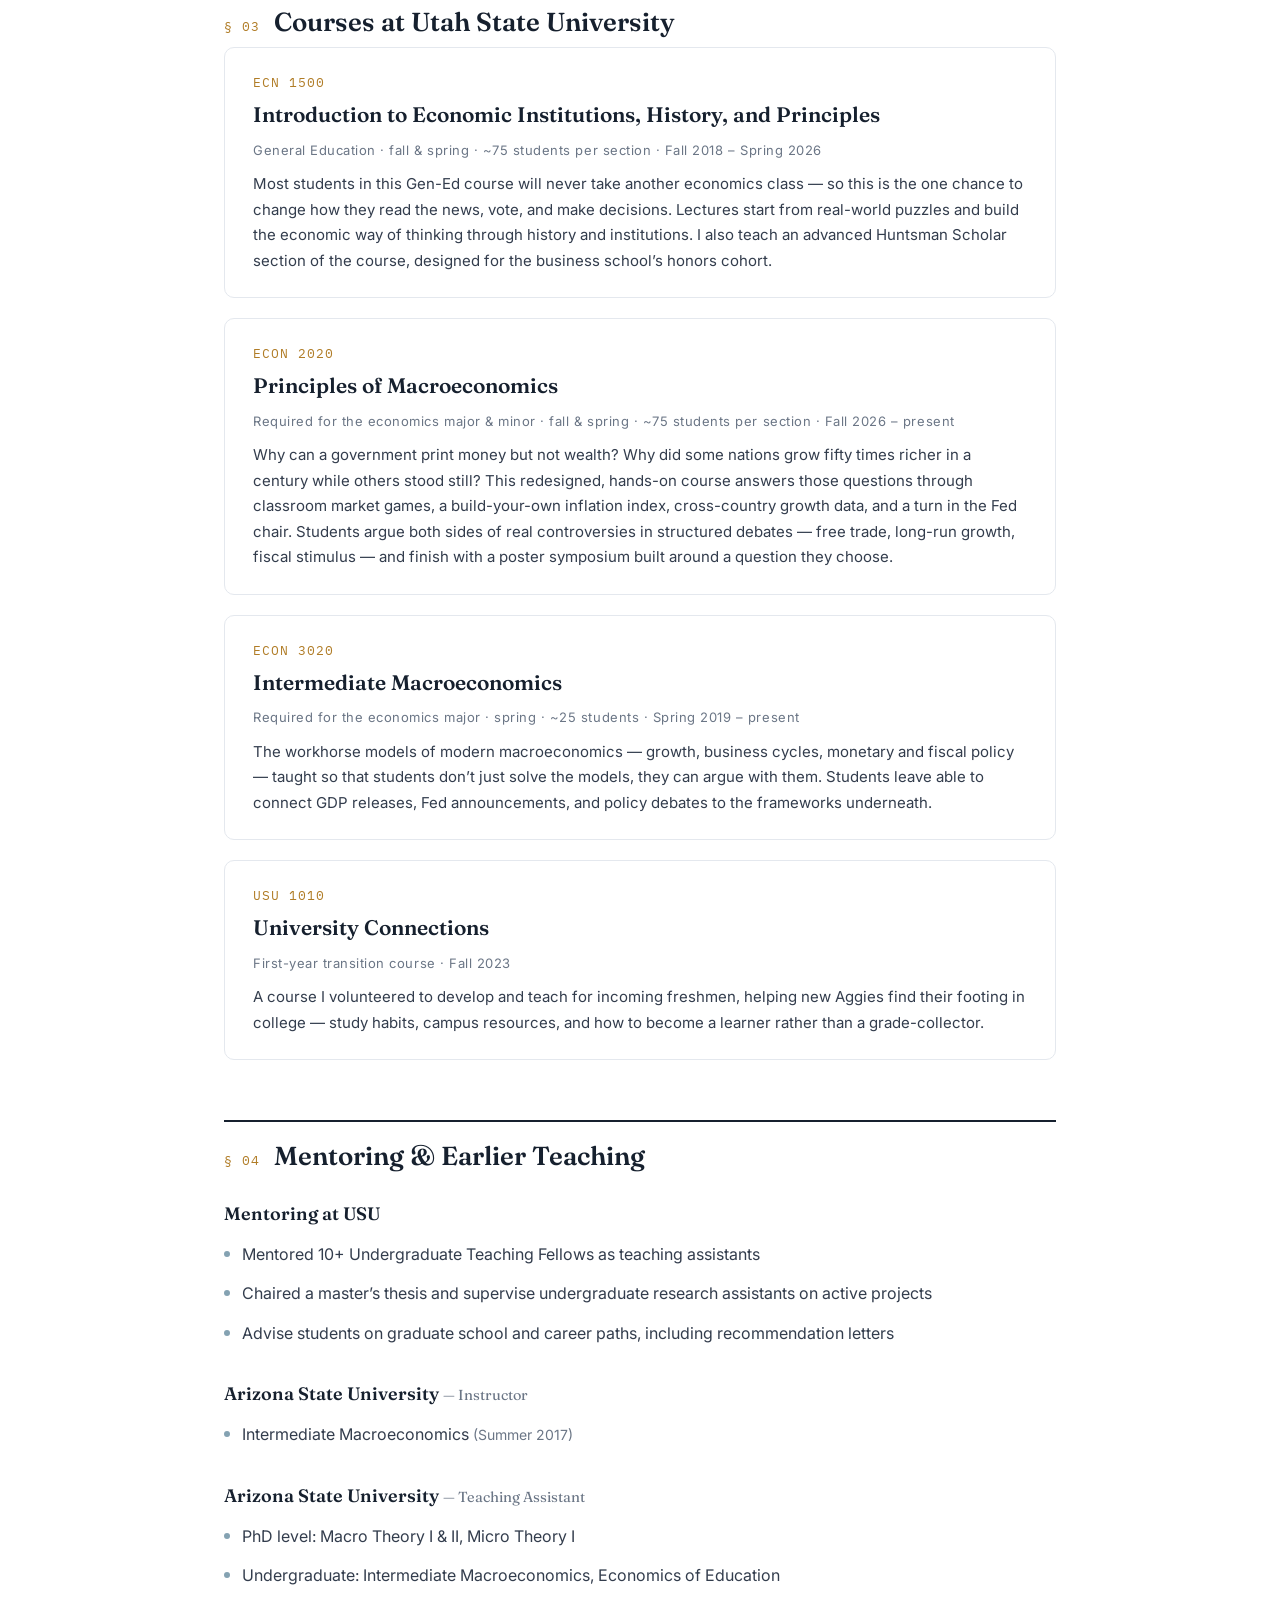
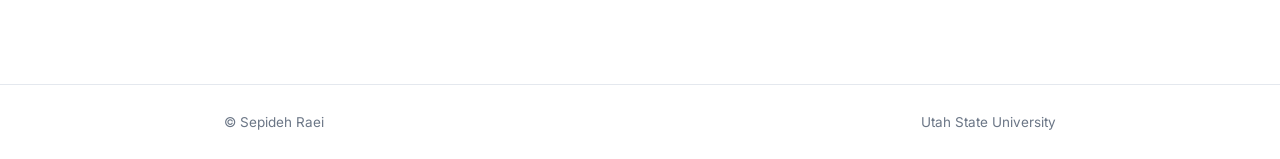
<file: teaching.html>
<!DOCTYPE html>
<html lang="en">
<head>
	<meta charset="utf-8" />
	<meta name="viewport" content="width=device-width, initial-scale=1.0" />
	<title>Teaching — Sepideh Raei</title>
	<meta name="description" content="Teaching philosophy, courses, and awards — Sepideh Raei, Utah State University." />
	<link href="https://fonts.googleapis.com/css2?family=Inter:wght@400;500;600&family=Fraunces:ital,opsz,wght@0,9..144,400;0,9..144,600;1,9..144,400&family=IBM+Plex+Mono:wght@400;500&display=swap" rel="stylesheet" />
	<link rel="canonical" href="https://sepidehraei.com/teaching.html" />
	<link rel="stylesheet" href="css/style.css" />
</head>
<body>

	<div id="header-wrap">
		<div id="header" class="container">
			<div id="logo"><a href="index.html">Sepideh Raei</a></div>
			<input type="checkbox" id="nav-toggle" />
			<label class="hamburger" for="nav-toggle">&#9776;</label>
			<nav class="site-nav">
				<ul>
					<li><a href="index.html">Home</a></li>
					<li><a href="research.html">Research</a></li>
					<li class="active"><a href="teaching.html">Teaching</a></li>
					<li><a href="cv.html">CV</a></li>
				</ul>
			</nav>
		</div>
	</div>

	<main>
		<div class="container">
			<h1 class="page-title">Teaching</h1>
			<p class="page-subtitle">Over 1,100 students taught at Utah State University, an average &ldquo;Excellent teacher&rdquo; rating of 4.5/5, and a simple goal: turn students into lifelong learners who see the world through an economist&rsquo;s eyes.</p>

			<div class="section-head">
				<span class="no">&sect; 01</span>
				<h2>Teaching Philosophy</h2>
			</div>

			<div class="philosophy">
				<p class="pull-quote">&ldquo;When you educate a person, you save a family.&rdquo;</p>
				<p>My teaching rests on three pillars. The first is an <strong>ethics of care</strong>: learning happens fastest when students trust that their teacher is invested in them, so I learn every student&rsquo;s name by the second day of class &mdash; even in sections of nearly eighty &mdash; and make sure each one feels seen and heard. The second is <strong>rigor without fear</strong>: everybody is a genius in their own way, and my classroom is a place where any question is safe to ask, but memorization is never mistaken for understanding. The third is <strong>motivation through real puzzles</strong>: every lecture opens with a question from the world outside &mdash; <em>Is the economy actually growing? Why are some countries rich and others poor?</em> &mdash; because students who care about the answer will do the hard work of learning the tools. In an age when content is everywhere and generative AI can summarize any textbook, the job of a teacher is to build people who can keep teaching themselves.</p>
			</div>

			<blockquote class="student-quote">
				&ldquo;She had everyone&rsquo;s names memorized the 2nd day of class and you could tell that she really cared for each individual. Incredible professor!&rdquo;
				<span class="who">Student evaluation, ECN 1500</span>
			</blockquote>

			<blockquote class="student-quote">
				&ldquo;Professor Raei does a fantastic job of helping students wrap their minds around the subject matter. She gives relatable and understandable examples and does a great job at answering students&rsquo; questions.&rdquo;
				<span class="who">Student evaluation, ECN 1500</span>
			</blockquote>

			<div class="section-head" id="awards">
				<span class="no">&sect; 02</span>
				<h2>Awards &amp; Recognition</h2>
			</div>

			<div class="awards">
				<div class="award">
					<div class="year">2023</div>
					<h3>AEA Summer Fellowship</h3>
					<p>The Washington Center for Equitable Growth</p>
				</div>
				<div class="award">
					<div class="year">2022</div>
					<h3>Teacher of the Year</h3>
					<p>Department of Economics and Finance, Utah State University</p>
				</div>
				<div class="award">
					<div class="year">2022</div>
					<h3>ETE Teaching Scholar Certificate</h3>
					<p>Empowering Teaching Excellence program, Utah State University</p>
				</div>
				<div class="award">
					<div class="year">2020</div>
					<h3>Undergraduate Faculty Mentor of the Year</h3>
					<p>Department of Economics and Finance, Utah State University</p>
				</div>
				<div class="award">
					<div class="year">2014&ndash;2016</div>
					<h3>Graduate Teaching Assistant Award</h3>
					<p>Arizona State University</p>
				</div>
			</div>

			<div class="section-head">
				<span class="no">&sect; 03</span>
				<h2>Courses at Utah State University</h2>
			</div>

			<div class="courses">
				<div class="course">
					<div class="code">ECN 1500</div>
					<h3>Introduction to Economic Institutions, History, and Principles</h3>
					<div class="facts">General Education &middot; fall &amp; spring &middot; ~75 students per section &middot; Fall 2018 &ndash; Spring 2026</div>
					<p class="desc">Most students in this Gen-Ed course will never take another economics class &mdash; so this is the one chance to change how they read the news, vote, and make decisions. Lectures start from real-world puzzles and build the economic way of thinking through history and institutions. I also teach an advanced Huntsman Scholar section of the course, designed for the business school&rsquo;s honors cohort.</p>
				</div>
				<div class="course">
					<div class="code">ECON 2020</div>
					<h3>Principles of Macroeconomics</h3>
					<div class="facts">Required for the economics major &amp; minor &middot; fall &amp; spring &middot; ~75 students per section &middot; Fall 2026 &ndash; present</div>
					<p class="desc">Why can a government print money but not wealth? Why did some nations grow fifty times richer in a century while others stood still? This redesigned, hands-on course answers those questions through classroom market games, a build-your-own inflation index, cross-country growth data, and a turn in the Fed chair. Students argue both sides of real controversies in structured debates &mdash; free trade, long-run growth, fiscal stimulus &mdash; and finish with a poster symposium built around a question they choose.</p>
				</div>
				<div class="course">
					<div class="code">ECON 3020</div>
					<h3>Intermediate Macroeconomics</h3>
					<div class="facts">Required for the economics major &middot; spring &middot; ~25 students &middot; Spring 2019 &ndash; present</div>
					<p class="desc">The workhorse models of modern macroeconomics &mdash; growth, business cycles, monetary and fiscal policy &mdash; taught so that students don&rsquo;t just solve the models, they can argue with them. Students leave able to connect GDP releases, Fed announcements, and policy debates to the frameworks underneath.</p>
				</div>
				<div class="course">
					<div class="code">USU 1010</div>
					<h3>University Connections</h3>
					<div class="facts">First-year transition course &middot; Fall 2023</div>
					<p class="desc">A course I volunteered to develop and teach for incoming freshmen, helping new Aggies find their footing in college &mdash; study habits, campus resources, and how to become a learner rather than a grade-collector.</p>
				</div>
			</div>

			<div class="section-head">
				<span class="no">&sect; 04</span>
				<h2>Mentoring &amp; Earlier Teaching</h2>
			</div>

			<div class="teaching-block">
				<h3>Mentoring at USU</h3>
				<ul>
					<li>Mentored 10+ Undergraduate Teaching Fellows as teaching assistants</li>
					<li>Chaired a master&rsquo;s thesis and supervise undergraduate research assistants on active projects</li>
					<li>Advise students on graduate school and career paths, including recommendation letters</li>
				</ul>
			</div>

			<div class="teaching-block">
				<h3>Arizona State University <span class="subtitle">&mdash; Instructor</span></h3>
				<ul>
					<li>Intermediate Macroeconomics <span class="award-year">(Summer 2017)</span></li>
				</ul>
			</div>

			<div class="teaching-block">
				<h3>Arizona State University <span class="subtitle">&mdash; Teaching Assistant</span></h3>
				<ul>
					<li>PhD level: Macro Theory I &amp; II, Micro Theory I</li>
					<li>Undergraduate: Intermediate Macroeconomics, Economics of Education</li>
				</ul>
			</div>

		</div>
	</main>

	<div id="footer-wrap">
		<div class="container">
			<span>&copy; Sepideh Raei</span>
			<span>Utah State University</span>
		</div>
	</div>

</body>
</html>
</file>
<file: css/style.css>
/* Redesign (dev1 branch): typography-driven academic site.
   Hand-built, zero frameworks. Serif display (Fraunces) + Inter body,
   numbered sections, credential badges, themed research groups. */

:root {
  --ink: #16202e;
  --body-text: #333d4d;
  --muted: #6b7686;
  --accent: #1f5673;
  --accent-dark: #16405a;
  --gold: #b07c26;
  --gold-soft: #faf4e7;
  --rule: #e4e8ee;
  --bg: #ffffff;
  --bg-soft: #f7f9fb;
  --serif: "Fraunces", "Source Serif 4", Georgia, "Times New Roman", serif;
  --sans: "Inter", "Helvetica Neue", Arial, sans-serif;
  --mono: "IBM Plex Mono", "SF Mono", Menlo, monospace;
}

* {
  margin: 0;
  padding: 0;
  box-sizing: border-box;
}

html {
  scroll-behavior: smooth;
}

body {
  font-family: var(--sans);
  font-size: 16px;
  line-height: 1.7;
  color: var(--body-text);
  background: var(--bg);
  -webkit-font-smoothing: antialiased;
}

a {
  color: var(--accent);
  text-decoration: none;
  border-bottom: 1px solid transparent;
  transition: color 0.15s ease, border-color 0.15s ease;
}

a:hover {
  color: var(--accent-dark);
  border-bottom-color: currentColor;
}

.container {
  max-width: 880px;
  margin: 0 auto;
  padding: 0 24px;
}

/* ---------- Header ---------- */

#header-wrap {
  border-bottom: 1px solid var(--rule);
  background: rgba(255, 255, 255, 0.94);
  backdrop-filter: blur(6px);
  position: sticky;
  top: 0;
  z-index: 10;
}

#header {
  display: flex;
  align-items: center;
  justify-content: space-between;
  flex-wrap: wrap;
  padding-top: 18px;
  padding-bottom: 18px;
}

#logo a {
  font-family: var(--serif);
  font-size: 23px;
  font-weight: 600;
  letter-spacing: 0.01em;
  color: var(--ink);
  border-bottom: none;
}

nav.site-nav ul {
  list-style: none;
  display: flex;
  gap: 28px;
}

nav.site-nav a {
  font-size: 13px;
  font-weight: 500;
  letter-spacing: 0.12em;
  text-transform: uppercase;
  color: var(--muted);
  padding: 4px 0;
  border-bottom: 2px solid transparent;
}

nav.site-nav a:hover {
  color: var(--ink);
  border-bottom-color: var(--rule);
}

nav.site-nav li.active a {
  color: var(--ink);
  border-bottom-color: var(--accent);
}

#nav-toggle {
  display: none;
}

.hamburger {
  display: none;
  font-size: 26px;
  cursor: pointer;
  color: var(--ink);
  line-height: 1;
}

/* ---------- Page scaffolding ---------- */

main {
  padding: 56px 0 80px;
  min-height: 62vh;
}

.page-title {
  font-family: var(--serif);
  font-size: 38px;
  font-weight: 600;
  color: var(--ink);
  margin-bottom: 6px;
  line-height: 1.15;
}

.page-subtitle {
  color: var(--muted);
  font-size: 17px;
  margin-bottom: 44px;
  max-width: 640px;
}

/* Numbered section headings (§ 01 …) */
.section-head {
  display: flex;
  align-items: baseline;
  gap: 14px;
  margin: 60px 0 8px;
  padding-top: 18px;
  border-top: 2px solid var(--ink);
}

.section-head:first-of-type {
  margin-top: 0;
}

.section-head .no {
  font-family: var(--mono);
  font-size: 13px;
  letter-spacing: 0.08em;
  color: var(--gold);
  white-space: nowrap;
}

.section-head h2 {
  font-family: var(--serif);
  font-size: 26px;
  font-weight: 600;
  color: var(--ink);
  line-height: 1.25;
}

.section-lede {
  color: var(--muted);
  font-size: 15.5px;
  max-width: 660px;
  margin-bottom: 26px;
}

/* ---------- Home ---------- */

.hero {
  display: flex;
  gap: 52px;
  align-items: flex-start;
  flex-wrap: wrap;
  margin-bottom: 30px;
}

.hero .photo {
  flex: 0 0 250px;
}

.hero .photo img {
  width: 100%;
  border-radius: 8px;
  box-shadow: 0 10px 32px rgba(22, 32, 46, 0.16);
}

.hero .intro {
  flex: 1 1 400px;
}

.eyebrow {
  font-family: var(--mono);
  font-size: 12.5px;
  letter-spacing: 0.14em;
  text-transform: uppercase;
  color: var(--gold);
  margin-bottom: 10px;
}

.hero h1 {
  font-family: var(--serif);
  font-size: 44px;
  font-weight: 600;
  line-height: 1.1;
  color: var(--ink);
  margin-bottom: 14px;
}

.hero .tagline {
  font-family: var(--serif);
  font-size: 21px;
  font-weight: 400;
  font-style: italic;
  line-height: 1.5;
  color: var(--ink);
  margin-bottom: 18px;
}

.hero .role {
  font-size: 16.5px;
  color: var(--muted);
  margin-bottom: 20px;
}

.hero .lead {
  font-size: 16.5px;
  margin-bottom: 24px;
  max-width: 560px;
}

.badges {
  display: flex;
  gap: 10px;
  flex-wrap: wrap;
  margin-bottom: 28px;
}

.badges span {
  font-size: 12.5px;
  font-weight: 600;
  letter-spacing: 0.05em;
  color: var(--gold);
  background: var(--gold-soft);
  border: 1px solid #ecd9b4;
  border-radius: 999px;
  padding: 5px 14px;
}

.cta-row {
  display: flex;
  gap: 12px;
  flex-wrap: wrap;
  margin-bottom: 8px;
}

.button {
  display: inline-block;
  background: var(--accent);
  color: #fff;
  font-size: 14.5px;
  font-weight: 600;
  letter-spacing: 0.03em;
  padding: 11px 24px;
  border-radius: 6px;
  border-bottom: none;
  transition: background 0.15s ease;
}

.button:hover {
  background: var(--accent-dark);
  color: #fff;
  border-bottom: none;
}

.button.ghost {
  background: transparent;
  color: var(--accent);
  border: 1px solid var(--accent);
  padding: 10px 23px;
}

.button.ghost:hover {
  background: var(--bg-soft);
  color: var(--accent-dark);
}

/* Stats strip */
.stats {
  display: grid;
  grid-template-columns: repeat(4, 1fr);
  gap: 16px;
  margin: 42px 0 10px;
  padding: 26px 0;
  border-top: 1px solid var(--rule);
  border-bottom: 1px solid var(--rule);
}

.stats .stat {
  text-align: center;
}

a.stat {
  display: block;
  border-bottom: none;
  border-radius: 8px;
  transition: background 0.15s ease;
}

a.stat:hover {
  background: var(--bg-soft);
  border-bottom: none;
}

a.stat:hover .n {
  color: var(--accent);
}

.stats .n {
  font-family: var(--serif);
  font-size: 30px;
  font-weight: 600;
  color: var(--ink);
  line-height: 1.2;
}

.stats .l {
  font-size: 12.5px;
  letter-spacing: 0.07em;
  text-transform: uppercase;
  color: var(--muted);
}

/* Home teaser cards */
.teasers {
  display: grid;
  grid-template-columns: 1fr 1fr;
  gap: 22px;
  margin-top: 40px;
}

.teaser {
  display: block;
  border: 1px solid var(--rule);
  border-radius: 10px;
  padding: 26px 28px;
  color: var(--body-text);
  transition: border-color 0.15s ease, box-shadow 0.15s ease;
}

.teaser:hover {
  border-color: var(--accent);
  box-shadow: 0 6px 22px rgba(22, 32, 46, 0.08);
  color: var(--body-text);
  border-bottom-color: var(--accent);
}

.teaser .no {
  font-family: var(--mono);
  font-size: 12px;
  letter-spacing: 0.08em;
  color: var(--gold);
}

.teaser h3 {
  font-family: var(--serif);
  font-size: 21px;
  font-weight: 600;
  color: var(--ink);
  margin: 6px 0 8px;
}

.teaser p {
  font-size: 14.5px;
  color: var(--muted);
}

.teaser .go {
  display: inline-block;
  margin-top: 12px;
  font-size: 13px;
  font-weight: 600;
  letter-spacing: 0.06em;
  text-transform: uppercase;
  color: var(--accent);
}

.contact-card {
  background: var(--bg-soft);
  border: 1px solid var(--rule);
  border-radius: 10px;
  padding: 24px 28px;
  margin-top: 40px;
}

.contact-card h2 {
  font-family: var(--serif);
  font-size: 19px;
  font-weight: 600;
  color: var(--ink);
  margin-bottom: 10px;
}

.contact-card dl {
  display: grid;
  grid-template-columns: 76px 1fr;
  row-gap: 4px;
}

.contact-card dt {
  font-size: 13px;
  font-weight: 600;
  letter-spacing: 0.06em;
  text-transform: uppercase;
  color: var(--muted);
  line-height: 27px;
}

.contact-card dd {
  margin: 0;
}

/* ---------- Research ---------- */

.pub {
  padding: 24px 0;
  border-bottom: 1px solid var(--rule);
}

.pub:last-child {
  border-bottom: none;
}

.pub .title {
  font-family: var(--serif);
  font-size: 20px;
  font-weight: 600;
  line-height: 1.4;
  color: var(--ink);
}

.pub .title a {
  color: inherit;
}

.pub .title a:hover {
  color: var(--accent);
}

.pub .meta {
  font-size: 15px;
  color: var(--muted);
  margin-top: 4px;
}

.pub .meta .journal {
  font-style: italic;
}

.pub .hook {
  font-size: 15.5px;
  line-height: 1.7;
  color: var(--body-text);
  margin-top: 10px;
  max-width: 700px;
}

.pub .hook::before {
  content: "→ ";
  color: var(--gold);
  font-weight: 600;
}

.pub .links {
  margin-top: 12px;
  display: flex;
  gap: 10px;
  flex-wrap: wrap;
}

.pub .links a {
  font-size: 12.5px;
  font-weight: 500;
  letter-spacing: 0.05em;
  text-transform: uppercase;
  color: var(--accent);
  border: 1px solid var(--rule);
  border-radius: 4px;
  padding: 3px 10px;
}

.pub .links a:hover {
  border-color: var(--accent);
  background: var(--bg-soft);
}

.pub details {
  margin-top: 10px;
}

.pub summary {
  font-size: 13px;
  font-weight: 500;
  letter-spacing: 0.05em;
  text-transform: uppercase;
  color: var(--muted);
  cursor: pointer;
  user-select: none;
}

.pub summary:hover {
  color: var(--accent);
}

.pub details p {
  font-size: 14.5px;
  line-height: 1.75;
  color: var(--body-text);
  margin-top: 10px;
  padding-left: 16px;
  border-left: 3px solid var(--rule);
}

ul.wip-list {
  list-style: none;
}

ul.wip-list li {
  padding: 14px 0;
  border-bottom: 1px solid var(--rule);
}

ul.wip-list li:last-child {
  border-bottom: none;
}

ul.wip-list .title {
  font-family: var(--serif);
  font-size: 17px;
  font-weight: 600;
  color: var(--ink);
}

ul.wip-list .coauthors {
  font-size: 15px;
  color: var(--muted);
}

/* ---------- Teaching ---------- */

.philosophy {
  background: var(--bg-soft);
  border-left: 4px solid var(--gold);
  border-radius: 0 10px 10px 0;
  padding: 26px 30px;
  margin-bottom: 10px;
}

.philosophy p {
  font-size: 16px;
  line-height: 1.8;
}

.philosophy p + p {
  margin-top: 14px;
}

.pull-quote {
  font-family: var(--serif);
  font-size: 20px;
  font-style: italic;
  color: var(--ink);
  margin: 0 0 14px;
}

.student-quote {
  font-size: 15px;
  font-style: italic;
  color: var(--muted);
  border-left: 3px solid var(--rule);
  padding: 4px 0 4px 18px;
  margin: 22px 0;
  max-width: 680px;
}

.student-quote .who {
  display: block;
  font-style: normal;
  font-size: 12.5px;
  letter-spacing: 0.07em;
  text-transform: uppercase;
  margin-top: 6px;
  color: var(--gold);
}

/* Course cards */
.courses {
  display: grid;
  grid-template-columns: 1fr;
  gap: 20px;
}

.course {
  border: 1px solid var(--rule);
  border-radius: 10px;
  padding: 24px 28px;
}

.course .code {
  font-family: var(--mono);
  font-size: 12.5px;
  letter-spacing: 0.08em;
  color: var(--gold);
}

.course h3 {
  font-family: var(--serif);
  font-size: 21px;
  font-weight: 600;
  color: var(--ink);
  margin: 4px 0 6px;
}

.course .facts {
  font-size: 13px;
  letter-spacing: 0.04em;
  color: var(--muted);
  margin-bottom: 10px;
}

.course p.desc {
  font-size: 15px;
  line-height: 1.7;
}

/* Award cards */
.awards {
  display: grid;
  grid-template-columns: 1fr 1fr;
  gap: 16px;
}

.award {
  border: 1px solid var(--rule);
  border-radius: 10px;
  padding: 18px 22px;
  background: var(--bg);
}

.award .year {
  font-family: var(--mono);
  font-size: 12.5px;
  letter-spacing: 0.08em;
  color: var(--gold);
}

.award h3 {
  font-family: var(--serif);
  font-size: 17px;
  font-weight: 600;
  color: var(--ink);
  line-height: 1.35;
  margin: 3px 0 2px;
}

.award p {
  font-size: 13.5px;
  color: var(--muted);
}

/* Past teaching list */
.teaching-block {
  margin-bottom: 8px;
}

.teaching-block h3 {
  font-family: var(--serif);
  font-size: 18px;
  font-weight: 600;
  color: var(--ink);
  margin: 26px 0 6px;
}

.teaching-block h3 .subtitle {
  font-size: 14.5px;
  font-weight: 400;
  color: var(--muted);
}

.teaching-block ul {
  list-style: none;
  margin-top: 4px;
}

.teaching-block li {
  padding: 6px 0 6px 18px;
  position: relative;
}

.teaching-block li::before {
  content: "";
  position: absolute;
  left: 0;
  top: 16px;
  width: 6px;
  height: 6px;
  border-radius: 50%;
  background: var(--accent);
  opacity: 0.55;
}

.award-year {
  color: var(--muted);
  font-size: 14px;
}

/* ---------- CV ---------- */

.cv-head {
  display: flex;
  justify-content: space-between;
  align-items: flex-start;
  gap: 20px;
  flex-wrap: wrap;
  margin-bottom: 8px;
}

.cv-head .updated {
  font-size: 13.5px;
  color: var(--muted);
}

.cv-section {
  scroll-margin-top: 84px;
  display: grid;
  grid-template-columns: 190px 1fr;
  gap: 10px 30px;
  padding: 26px 0;
  border-top: 1px solid var(--rule);
}

.cv-section > h2 {
  font-family: var(--serif);
  font-size: 18px;
  font-weight: 600;
  color: var(--ink);
  line-height: 1.4;
}

.cv-section > div {
  min-width: 0;
}

.cv-item {
  margin-bottom: 14px;
}

.cv-item:last-child {
  margin-bottom: 0;
}

.cv-item .what {
  color: var(--ink);
  font-weight: 500;
}

.cv-item .what em {
  font-weight: 400;
}

.cv-item .where {
  font-size: 14.5px;
  color: var(--muted);
}

.cv-pub {
  margin-bottom: 14px;
  font-size: 15px;
}

.cv-pub:last-child {
  margin-bottom: 0;
}

.cv-pub .t {
  color: var(--ink);
  font-weight: 500;
}

.cv-pub .j {
  font-style: italic;
}

.cv-year-row {
  display: grid;
  grid-template-columns: 52px 1fr;
  gap: 0 16px;
  margin-bottom: 12px;
  font-size: 14.5px;
}

.cv-year-row:last-child {
  margin-bottom: 0;
}

.cv-year-row .y {
  font-family: var(--mono);
  font-size: 12.5px;
  letter-spacing: 0.06em;
  color: var(--gold);
  padding-top: 2px;
}

.cv-plain {
  font-size: 15px;
}

.small-note {
  font-size: 13.5px;
  color: var(--muted);
  margin-top: 18px;
}

/* ---------- Print (Download PDF renders this page) ---------- */

@media print {
  #header-wrap,
  #footer-wrap,
  .cv-head .cta-row,
  .no-print {
    display: none !important;
  }

  body {
    font-size: 11.5px;
    line-height: 1.5;
    color: #000;
  }

  main {
    padding: 0;
    min-height: 0;
  }

  .container {
    max-width: none;
    padding: 0;
  }

  .page-title {
    font-size: 24px;
  }

  .page-subtitle {
    margin-bottom: 14px;
    font-size: 12px;
  }

  .cv-section {
    padding: 12px 0;
    grid-template-columns: 150px 1fr;
    gap: 6px 20px;
    break-inside: avoid-page;
  }

  .cv-section.allow-break {
    break-inside: auto;
  }

  .cv-section > h2 {
    font-size: 13px;
  }

  .cv-item,
  .cv-pub {
    margin-bottom: 8px;
  }

  .cv-pub,
  .cv-plain,
  .cv-year-row {
    font-size: 11.5px;
  }

  .cv-item .where {
    font-size: 11px;
  }

  a {
    color: #000;
    border-bottom: none;
  }
}

/* ---------- Footer ---------- */

#footer-wrap {
  border-top: 1px solid var(--rule);
  padding: 26px 0;
  font-size: 13.5px;
  color: var(--muted);
}

#footer-wrap .container {
  display: flex;
  justify-content: space-between;
  flex-wrap: wrap;
  gap: 8px;
}

#footer-wrap a {
  color: var(--muted);
}

#footer-wrap a:hover {
  color: var(--accent);
}

/* ---------- Responsive ---------- */

@media screen and (max-width: 720px) {
  #header {
    padding-top: 14px;
    padding-bottom: 14px;
  }

  .hamburger {
    display: block;
  }

  nav.site-nav {
    display: none;
    width: 100%;
  }

  #nav-toggle:checked ~ nav.site-nav {
    display: block;
  }

  nav.site-nav ul {
    flex-direction: column;
    gap: 0;
    padding: 10px 0 6px;
  }

  nav.site-nav a {
    display: block;
    padding: 10px 0;
  }

  main {
    padding: 36px 0 56px;
  }

  .hero h1 {
    font-size: 34px;
  }

  .hero .photo {
    flex-basis: 100%;
    max-width: 300px;
    margin: 0 auto;
  }

  .stats {
    grid-template-columns: 1fr 1fr;
    row-gap: 22px;
  }

  .teasers {
    grid-template-columns: 1fr;
  }

  .awards {
    grid-template-columns: 1fr;
  }

  .contact-card dl {
    grid-template-columns: 1fr;
  }

  .contact-card dt {
    line-height: 1.4;
    margin-top: 8px;
  }
}
</file>
